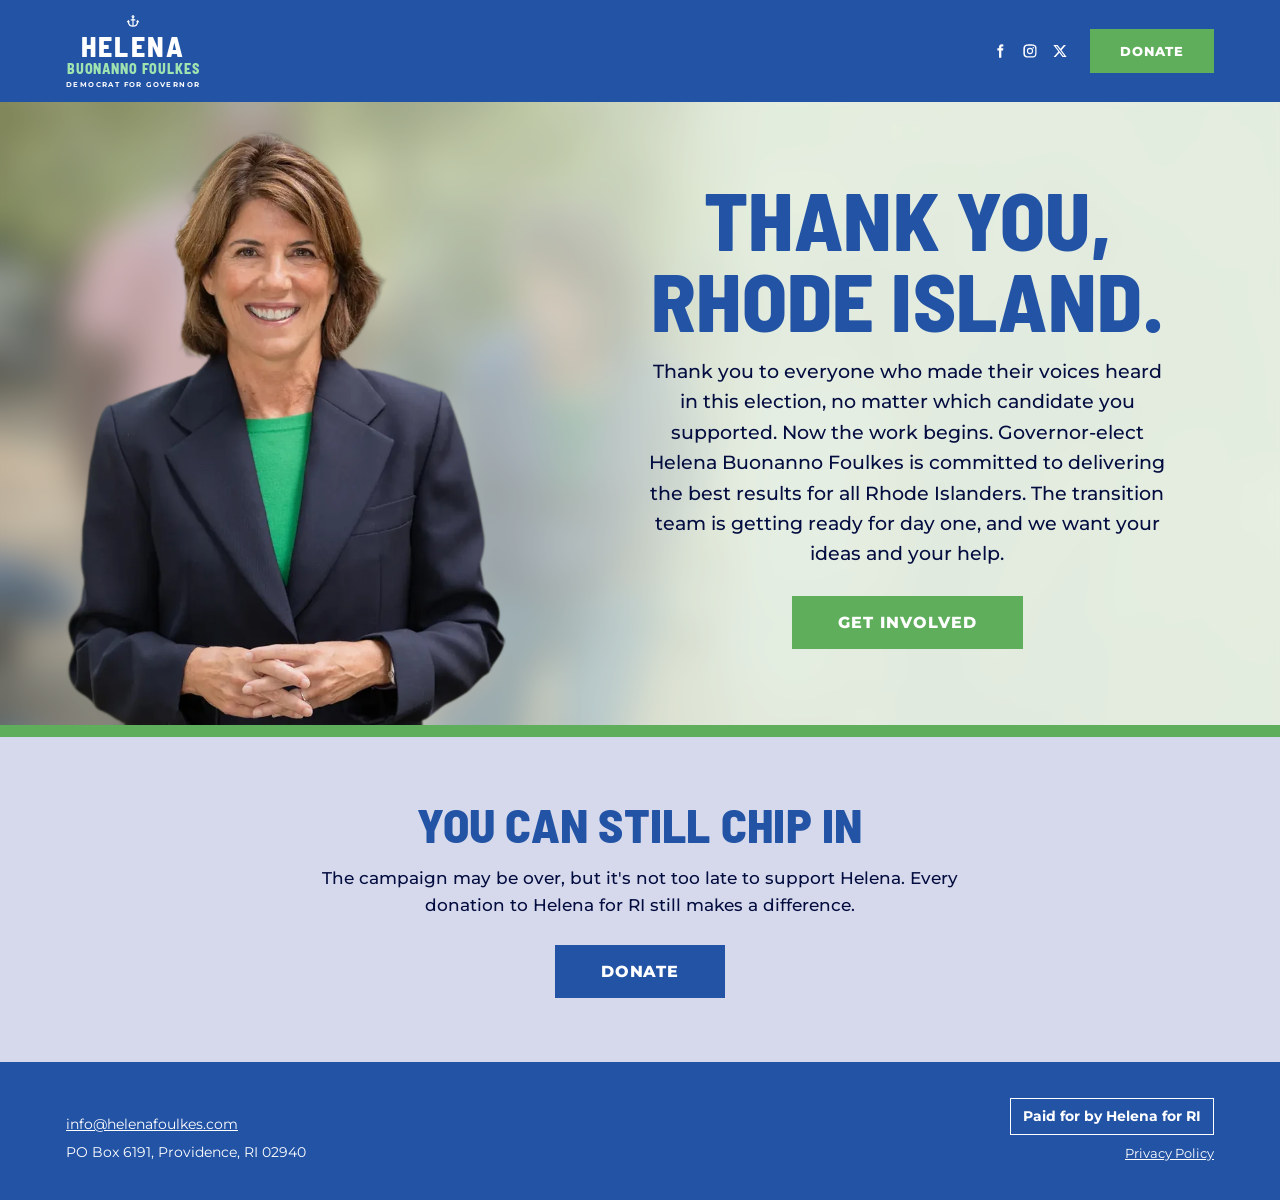
<file: index.html>
<!doctype html>
<html lang="en">
<head>
<meta charset="utf-8">
<meta name="viewport" content="width=device-width, initial-scale=1">
<title>Helena Foulkes</title>
<meta name="description" content="Thank you, Rhode Island. The transition team is getting ready for day one.">
<link rel="preconnect" href="https://fonts.googleapis.com">
<link rel="preconnect" href="https://fonts.gstatic.com" crossorigin>
<link href="https://fonts.googleapis.com/css2?family=Barlow+Semi+Condensed:wght@700;800&family=Montserrat:wght@400;500;700;800&display=swap" rel="stylesheet">
<link rel="stylesheet" href="assets/site.css">
</head>
<body>
<a class="skip" href="#main">Skip to content</a>

<header class="top">
  <div class="wrap">
    <a class="mark" href="./" aria-label="Helena Buonanno Foulkes, home">
      <svg class="anchor" viewBox="0 0 24 24" aria-hidden="true"><path d="M12 2a2.5 2.5 0 0 0-1 4.8V9H8v2h3v8.9A7 7 0 0 1 5.1 14H7l-3-4-3 4h2.1A9 9 0 0 0 12 22a9 9 0 0 0 8.9-8H23l-3-4-3 4h1.9A7 7 0 0 1 13 19.9V11h3V9h-3V6.8A2.5 2.5 0 0 0 12 2Zm0 2a.5.5 0 1 1 0 1 .5.5 0 0 1 0-1Z"/></svg>
      <span class="n">Helena</span>
      <span class="s">Buonanno Foulkes</span>
      <span class="t">Democrat for Governor</span>
    </a>
    <div class="right">
      <nav class="social" aria-label="Social">
        <a href="https://www.facebook.com/helena4RI" aria-label="Facebook"><svg viewBox="0 0 24 24" aria-hidden="true"><path d="M14 8V6.5c0-.8.2-1.3 1.4-1.3H17V2.1A21 21 0 0 0 14.6 2C12.2 2 10.6 3.4 10.6 6v2H8v3.2h2.6V22H14V11.2h2.6L17 8Z"/></svg></a>
        <a href="https://www.instagram.com/helenabfoulkes/" aria-label="Instagram"><svg viewBox="0 0 24 24" aria-hidden="true"><path d="M12 7.3a4.7 4.7 0 1 0 0 9.4 4.7 4.7 0 0 0 0-9.4Zm0 7.7a3 3 0 1 1 0-6 3 3 0 0 1 0 6Zm6-7.9a1.1 1.1 0 1 1-2.2 0 1.1 1.1 0 0 1 2.2 0ZM21.9 8c-.1-1.6-.4-3-1.6-4.2S17.6 2.2 16 2.1c-1.6-.1-6.4-.1-8 0-1.6.1-3 .4-4.2 1.6S2.2 6.4 2.1 8c-.1 1.6-.1 6.4 0 8 .1 1.6.4 3 1.6 4.2s2.6 1.5 4.2 1.6c1.6.1 6.4.1 8 0 1.6-.1 3-.4 4.2-1.6s1.5-2.6 1.6-4.2c.1-1.6.1-6.4 0-8Zm-2.1 9.7a3.3 3.3 0 0 1-1.8 1.8c-1.3.5-4.3.4-5.7.4s-4.4.1-5.7-.4a3.3 3.3 0 0 1-1.8-1.8c-.5-1.3-.4-4.3-.4-5.7s-.1-4.4.4-5.7A3.3 3.3 0 0 1 6.3 4.5c1.3-.5 4.3-.4 5.7-.4s4.4-.1 5.7.4a3.3 3.3 0 0 1 1.8 1.8c.5 1.3.4 4.3.4 5.7s.1 4.4-.4 5.7Z"/></svg></a>
        <a href="https://x.com/HelenaBFoulkes" aria-label="X"><svg viewBox="0 0 24 24" aria-hidden="true"><path d="M17.8 3h3.1l-6.7 7.7L22 21h-6.2l-4.8-6.3L5.5 21H2.4l7.2-8.2L2 3h6.3l4.4 5.8L17.8 3Zm-1.1 16.2h1.7L7.4 4.7H5.6l11.1 14.5Z"/></svg></a>
      </nav>
      <a class="btn btn-green" href="https://secure.actblue.com/donate/helena4ri-website?refcode=hp-btn-grn">Donate</a>
    </div>
  </div>
</header>

<main id="main">
  <section class="hero">
    <div class="hero-bg" aria-hidden="true"></div>
    <div class="wrap hero-grid">
      <img class="hero-photo" src="assets/img/helena-hero.webp" alt="Helena Foulkes" width="665" height="900">
      <div class="hero-copy">
        <h1>Thank you,<br>Rhode Island.</h1>
        <p>Thank you to everyone who made their voices heard in this election, no matter which candidate you supported. Now the work begins. Governor-elect Helena Buonanno Foulkes is committed to delivering the best results for all Rhode Islanders. The transition team is getting ready for day one, and we want your ideas and your help.</p>
        <a class="btn btn-green btn-lg" href="https://www.helenatransition.com/">Get Involved</a>
      </div>
    </div>
  </section>

  <section class="give">
    <div class="wrap give-inner">
      <h2>You can still chip in</h2>
      <p>The campaign may be over, but it's not too late to support Helena. Every donation to Helena for RI still makes a difference.</p>
      <a class="btn btn-blue btn-lg" href="https://secure.actblue.com/donate/helena4ri-website?refcode=hp-btn-grn">Donate</a>
    </div>
  </section>
</main>

<footer class="foot">
  <div class="wrap foot-inner">
    <div class="contact">
      <a href="mailto:info@helenafoulkes.com">info@helenafoulkes.com</a>
      <span>PO Box 6191, Providence, RI 02940</span>
    </div>
    <div class="legal">
      <p class="paid">Paid for by Helena for RI</p>
      <a href="/privacy-policy/">Privacy Policy</a>
    </div>
  </div>
</footer>
</body>
</html>
</file>
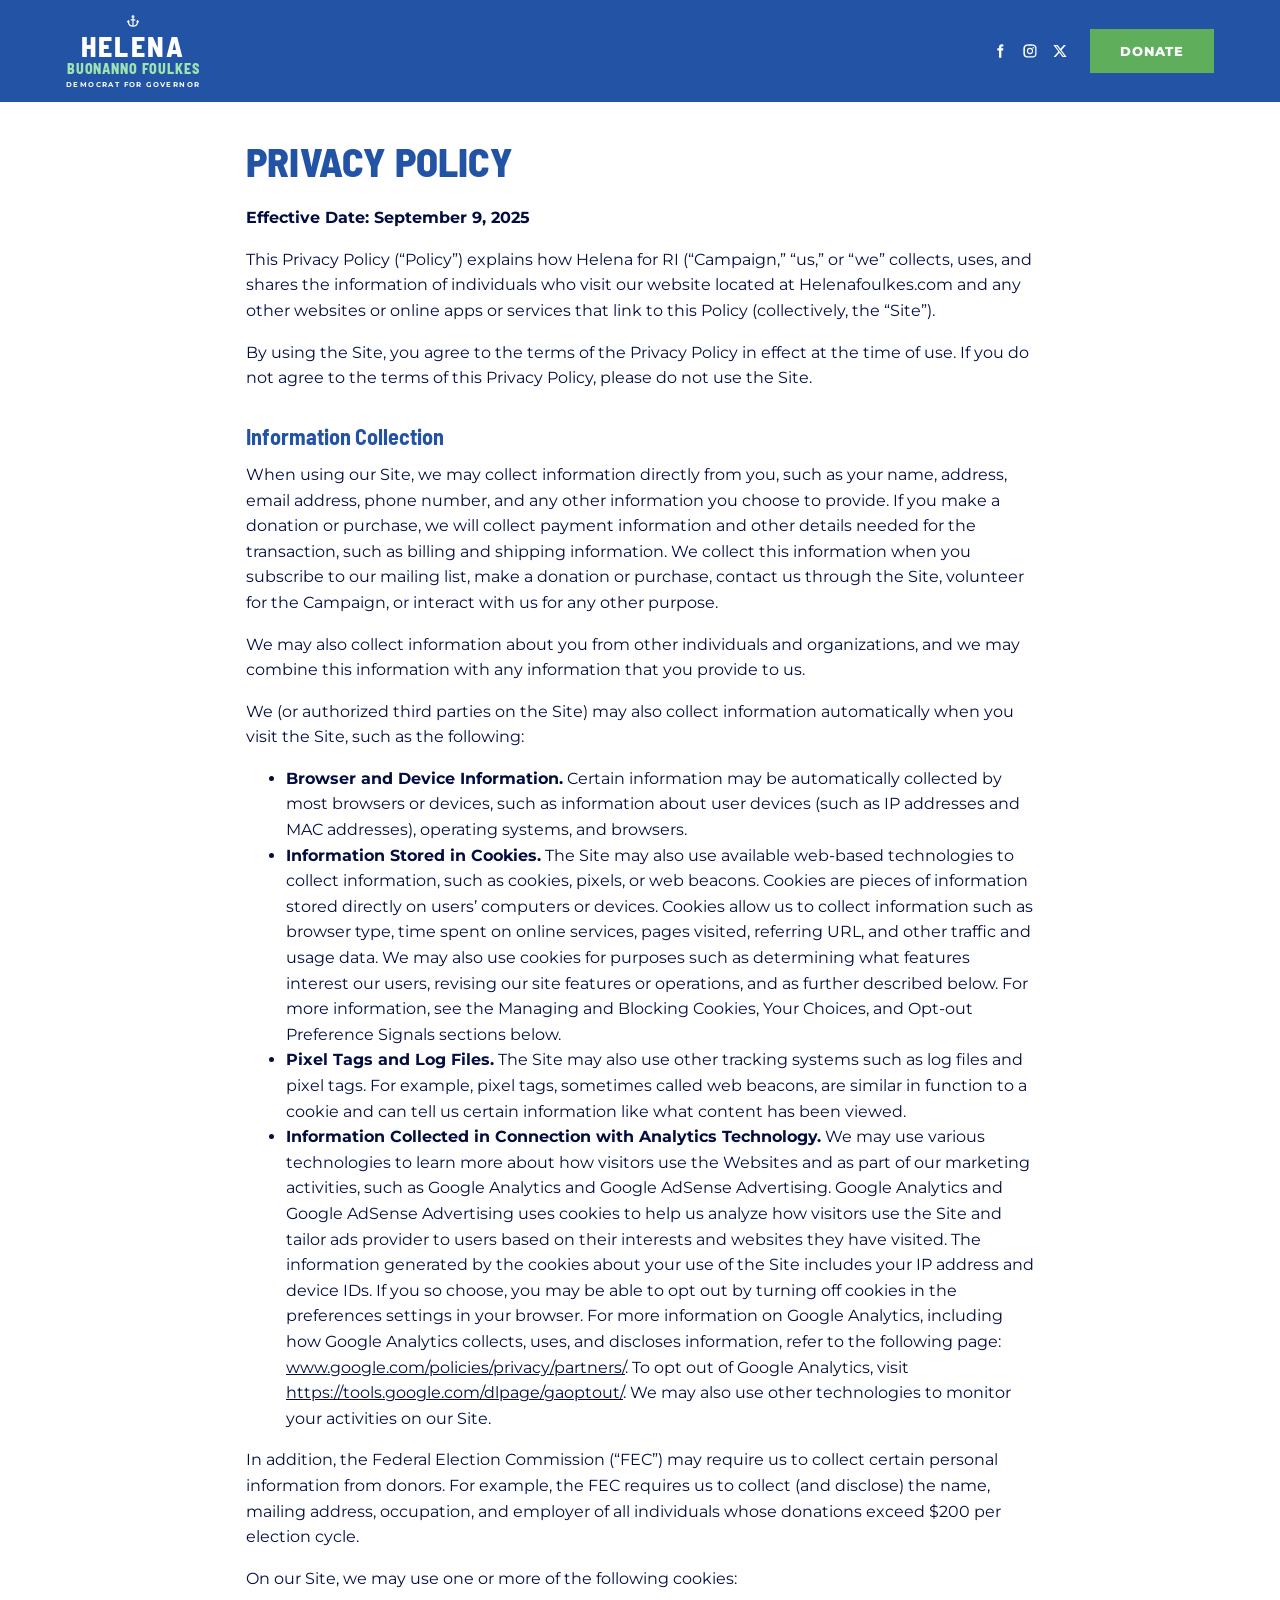
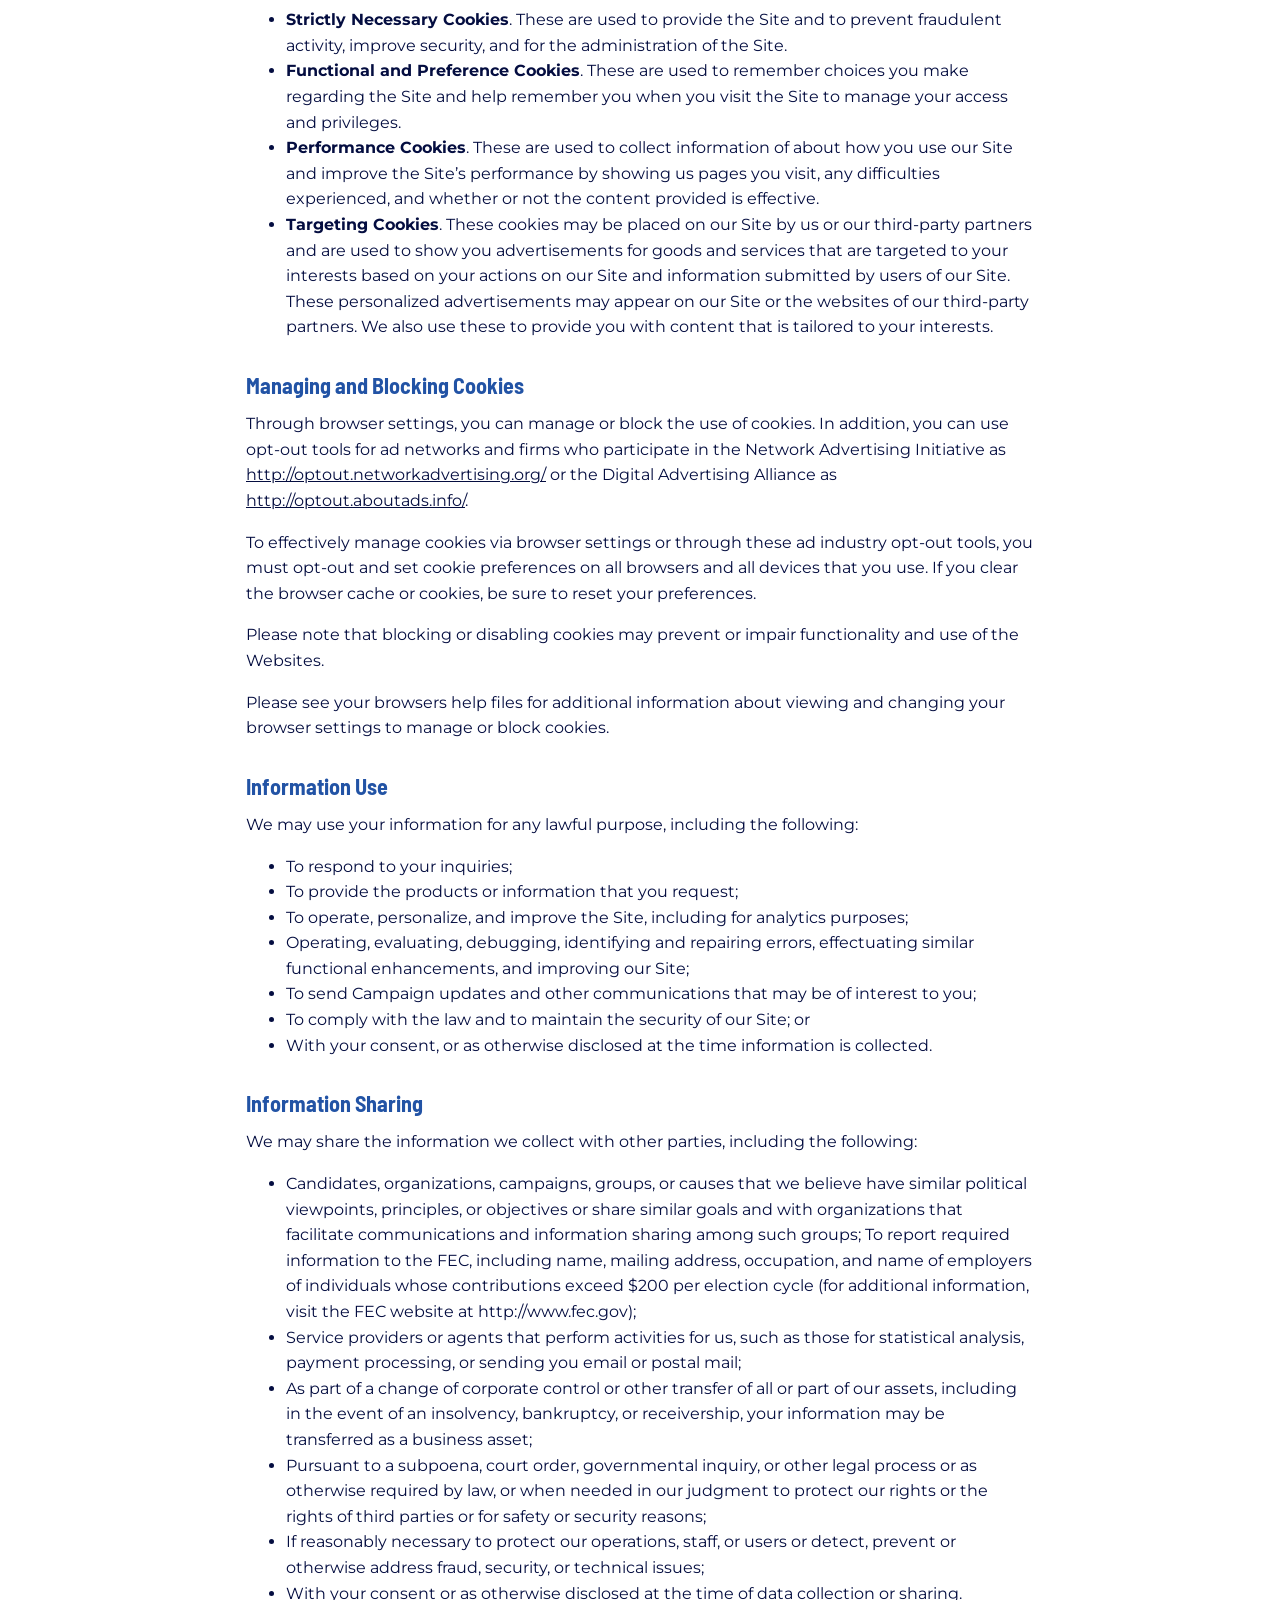
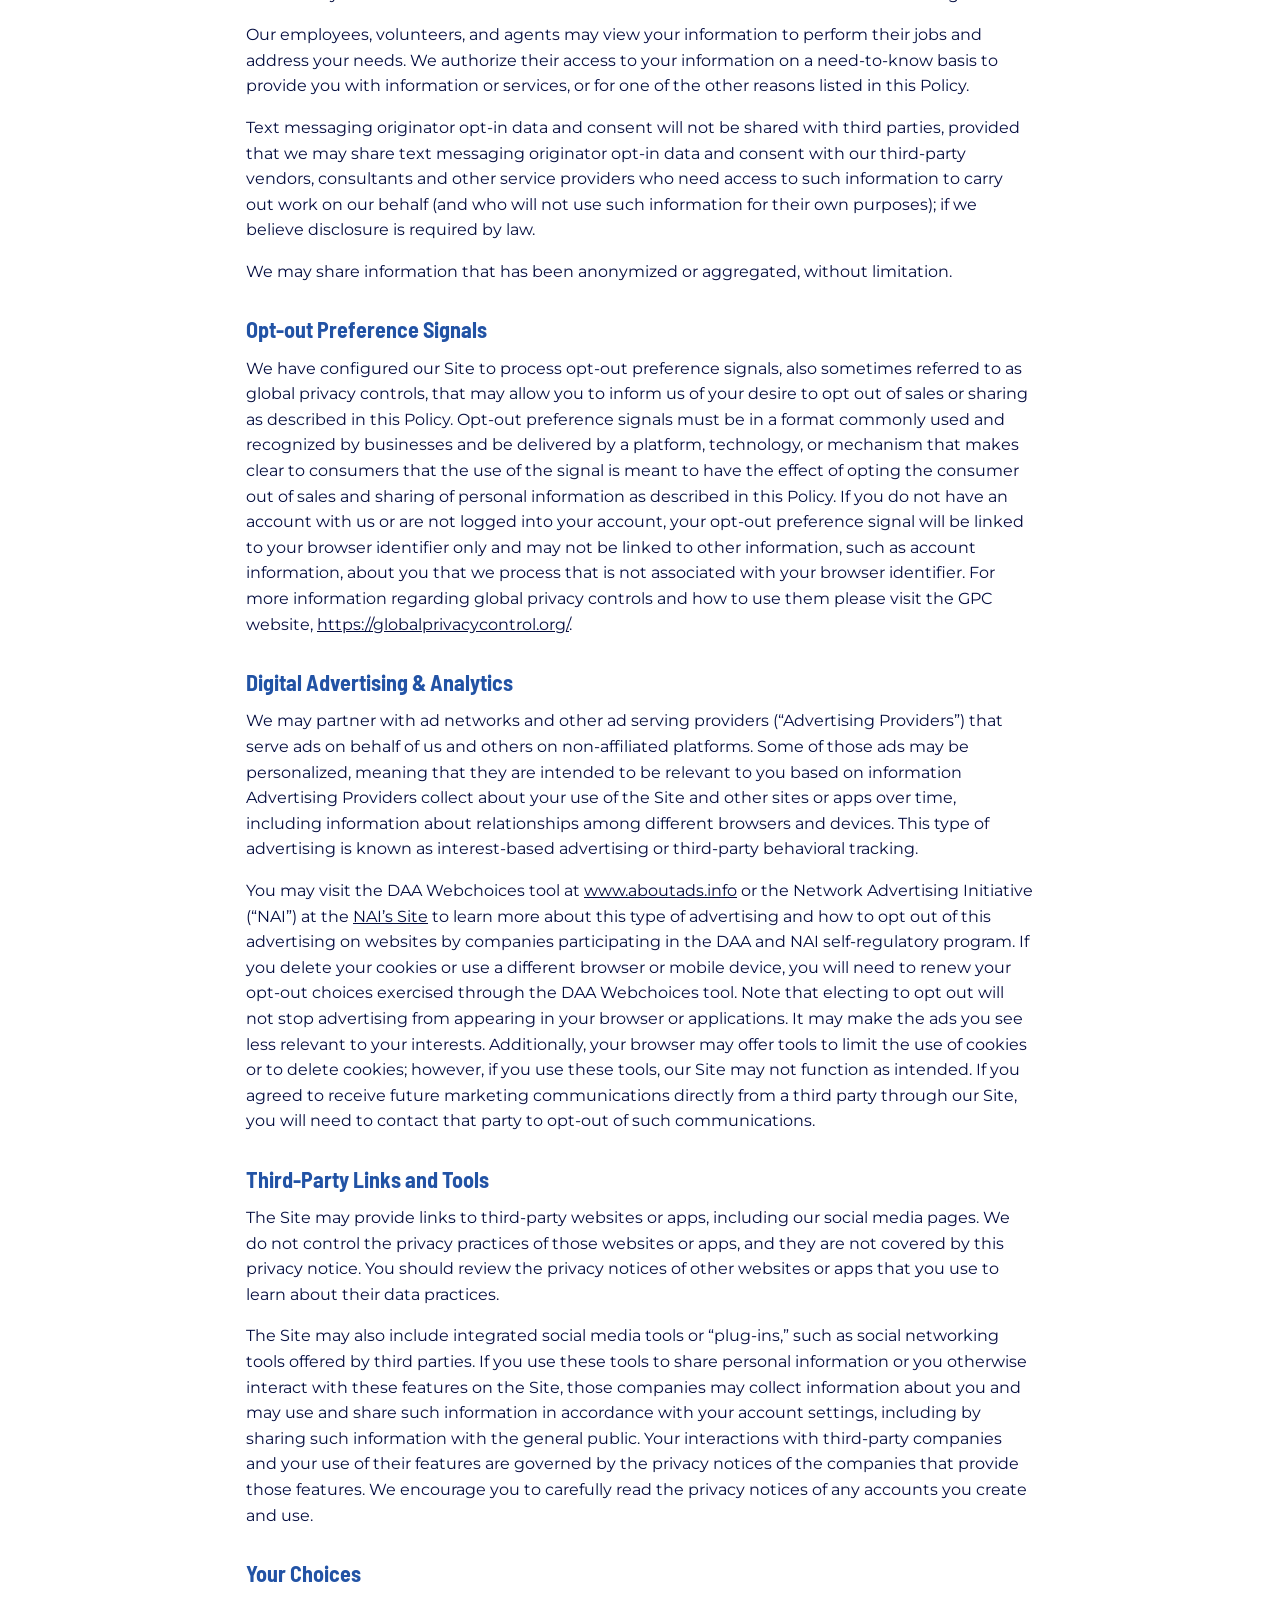
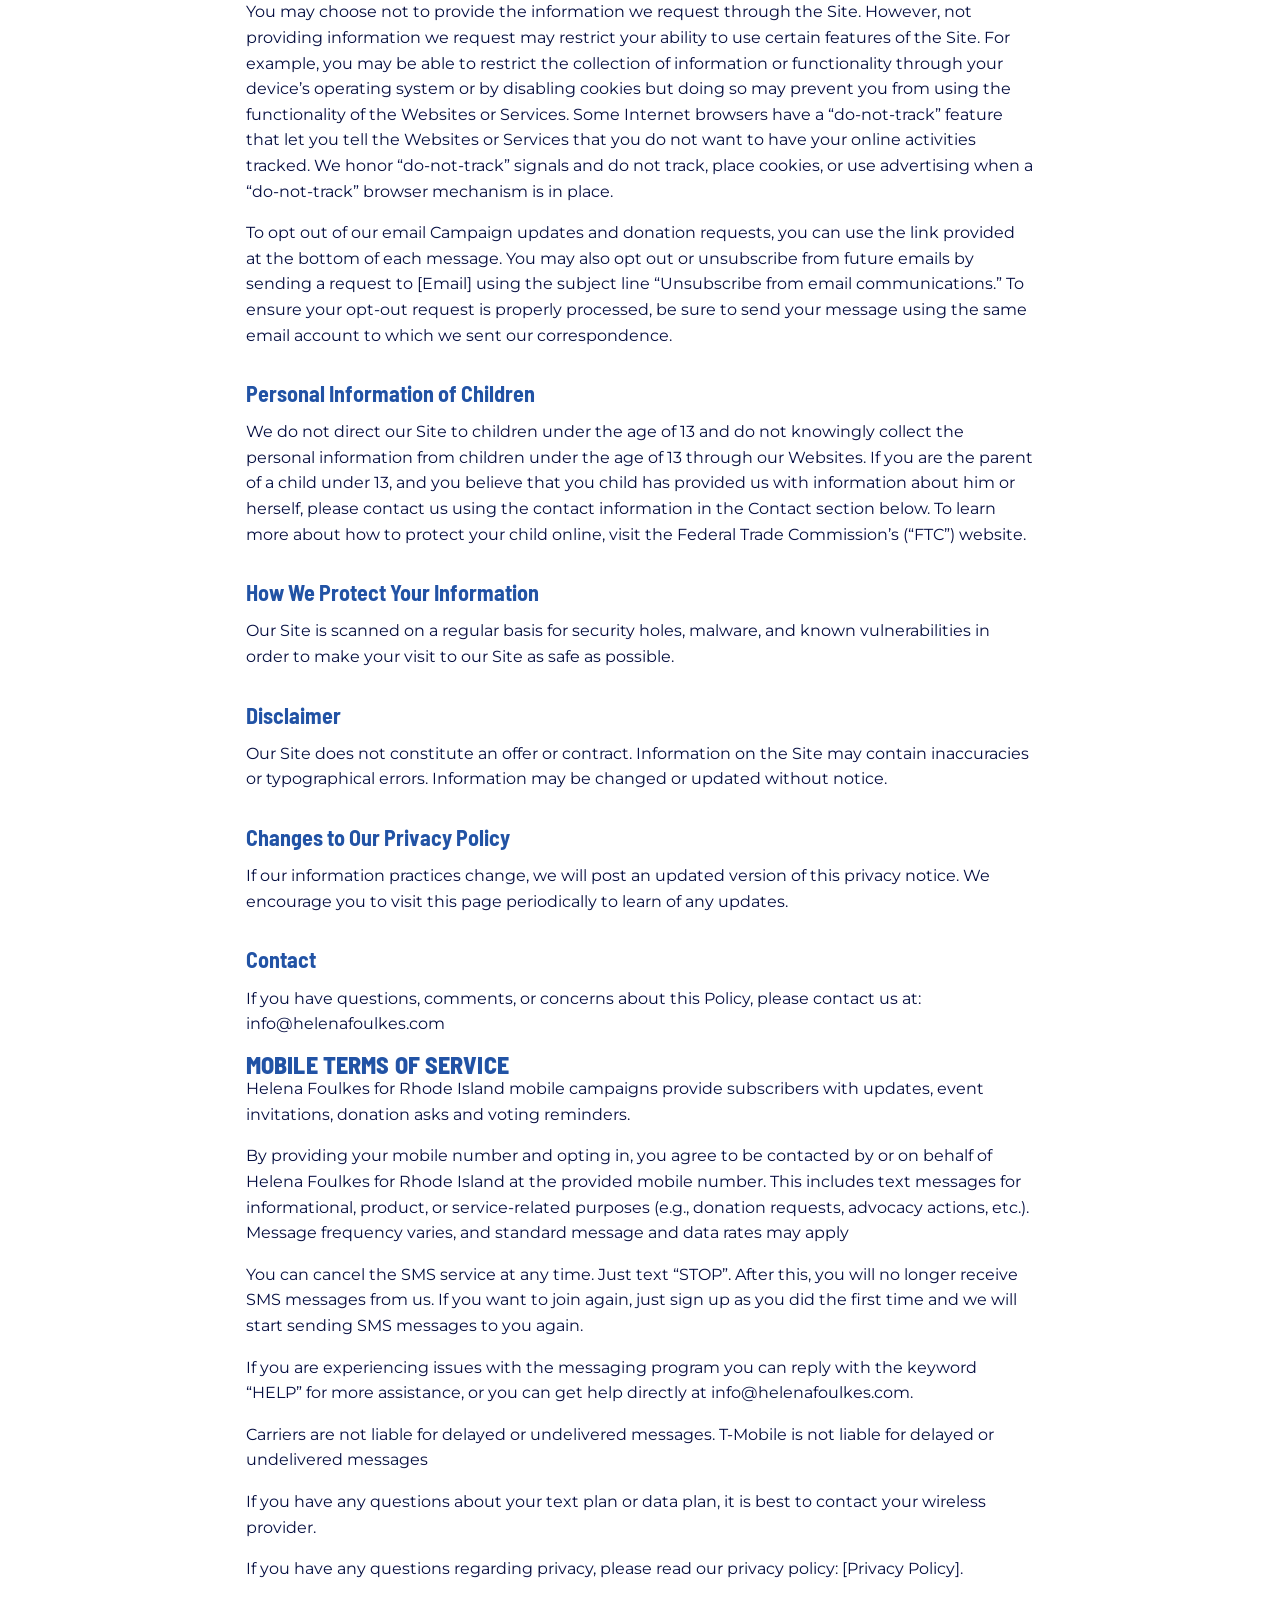
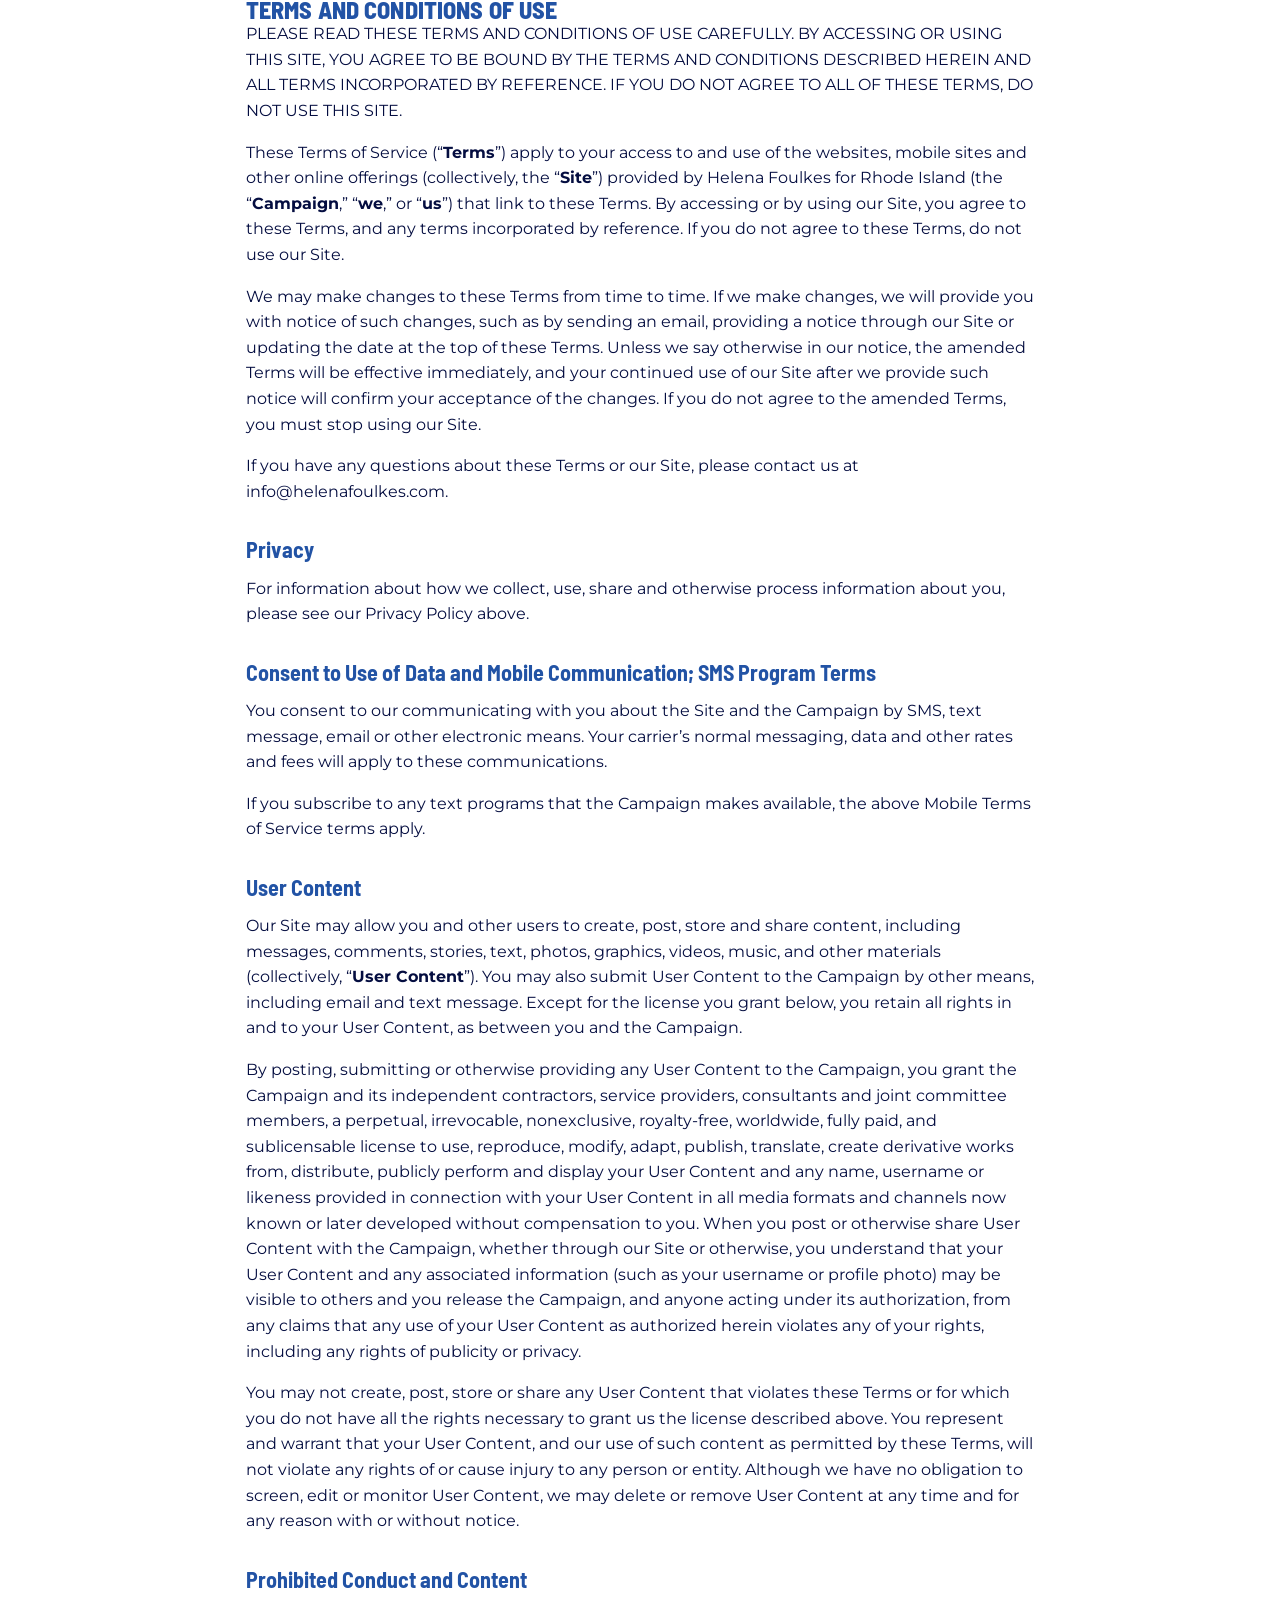
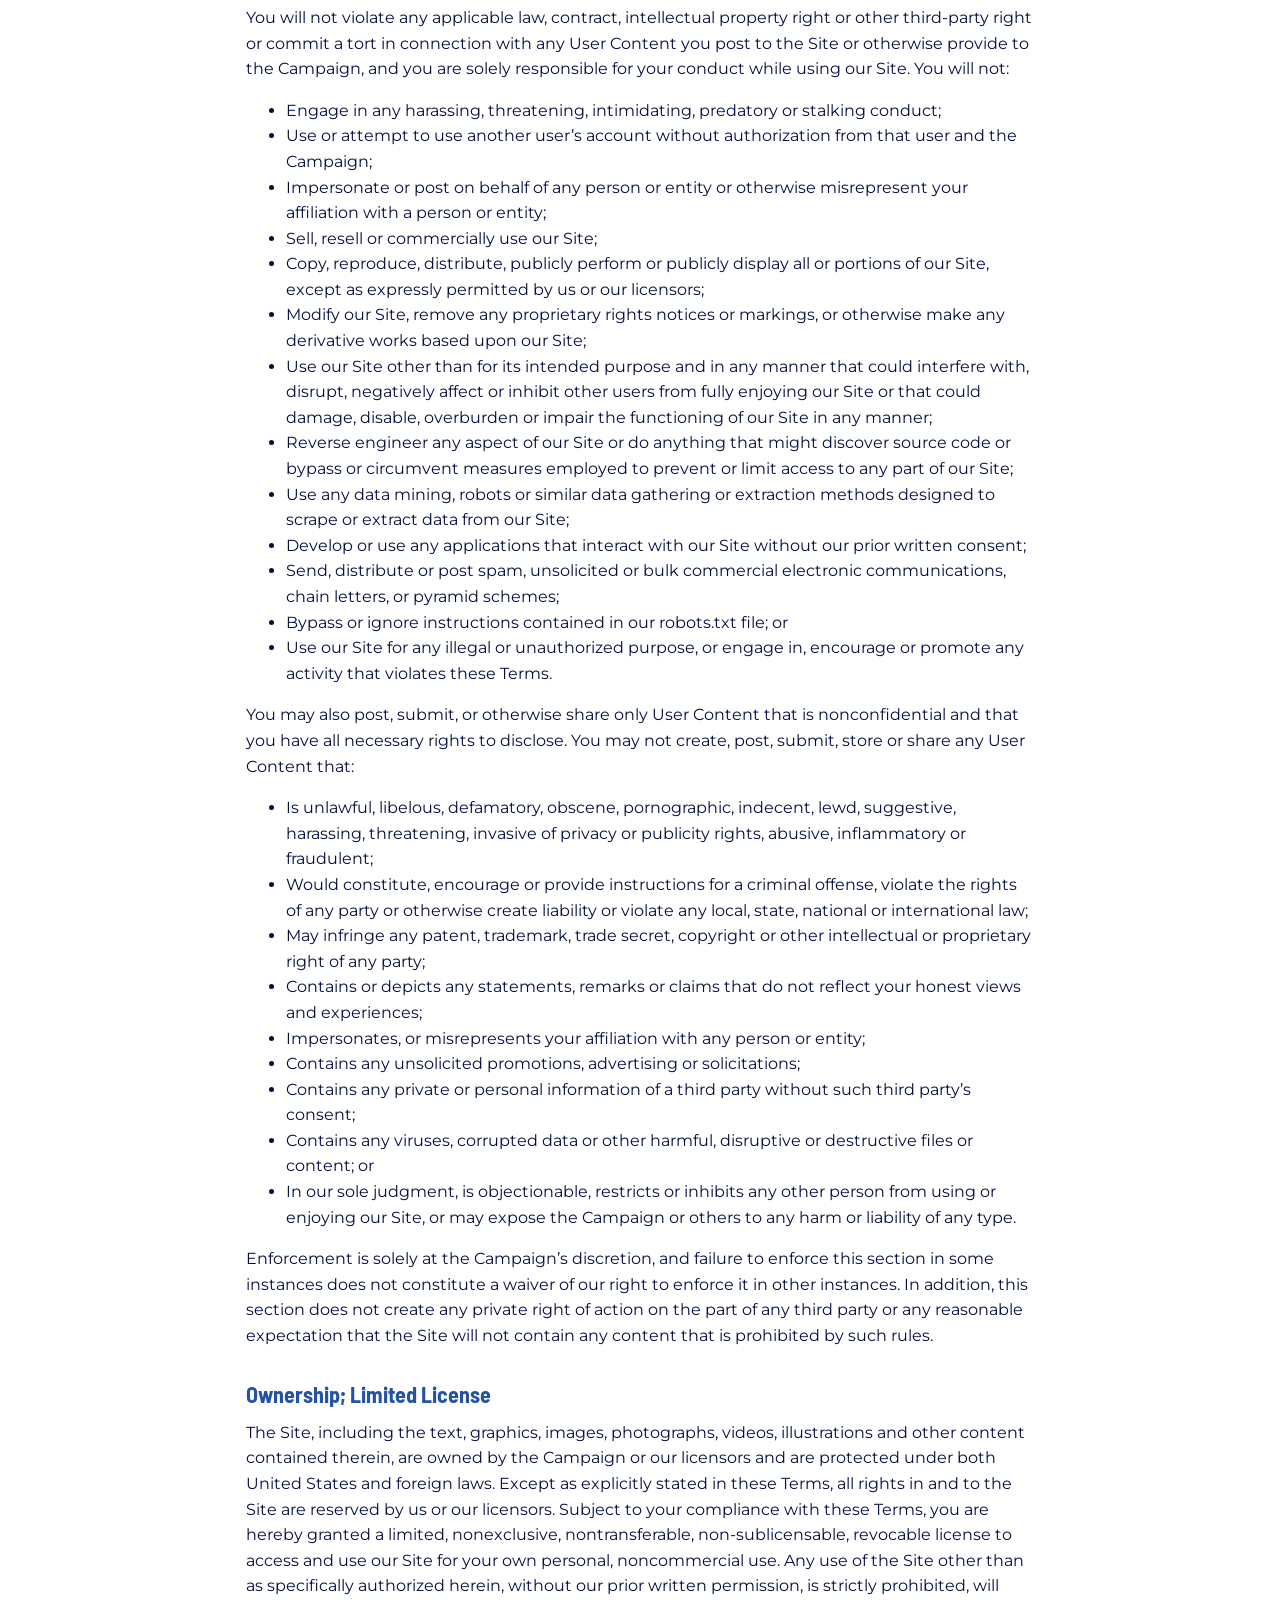
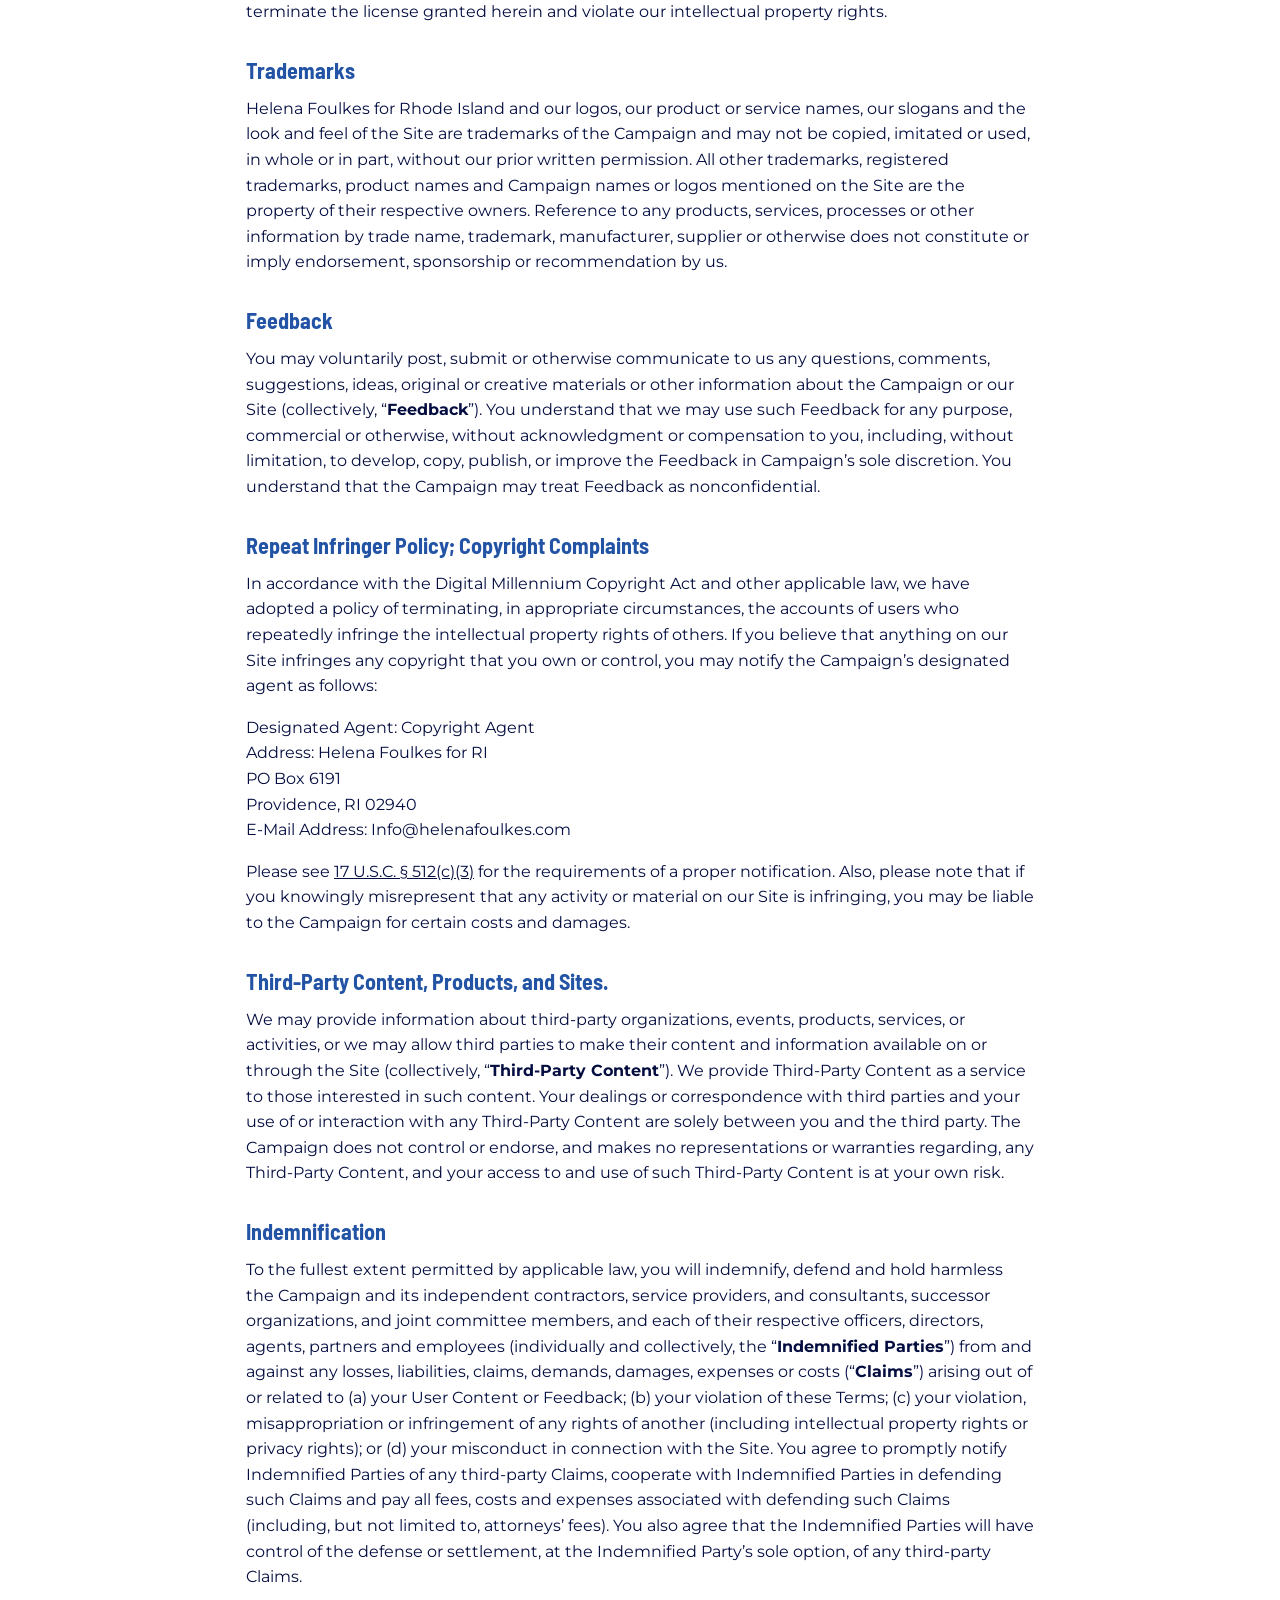
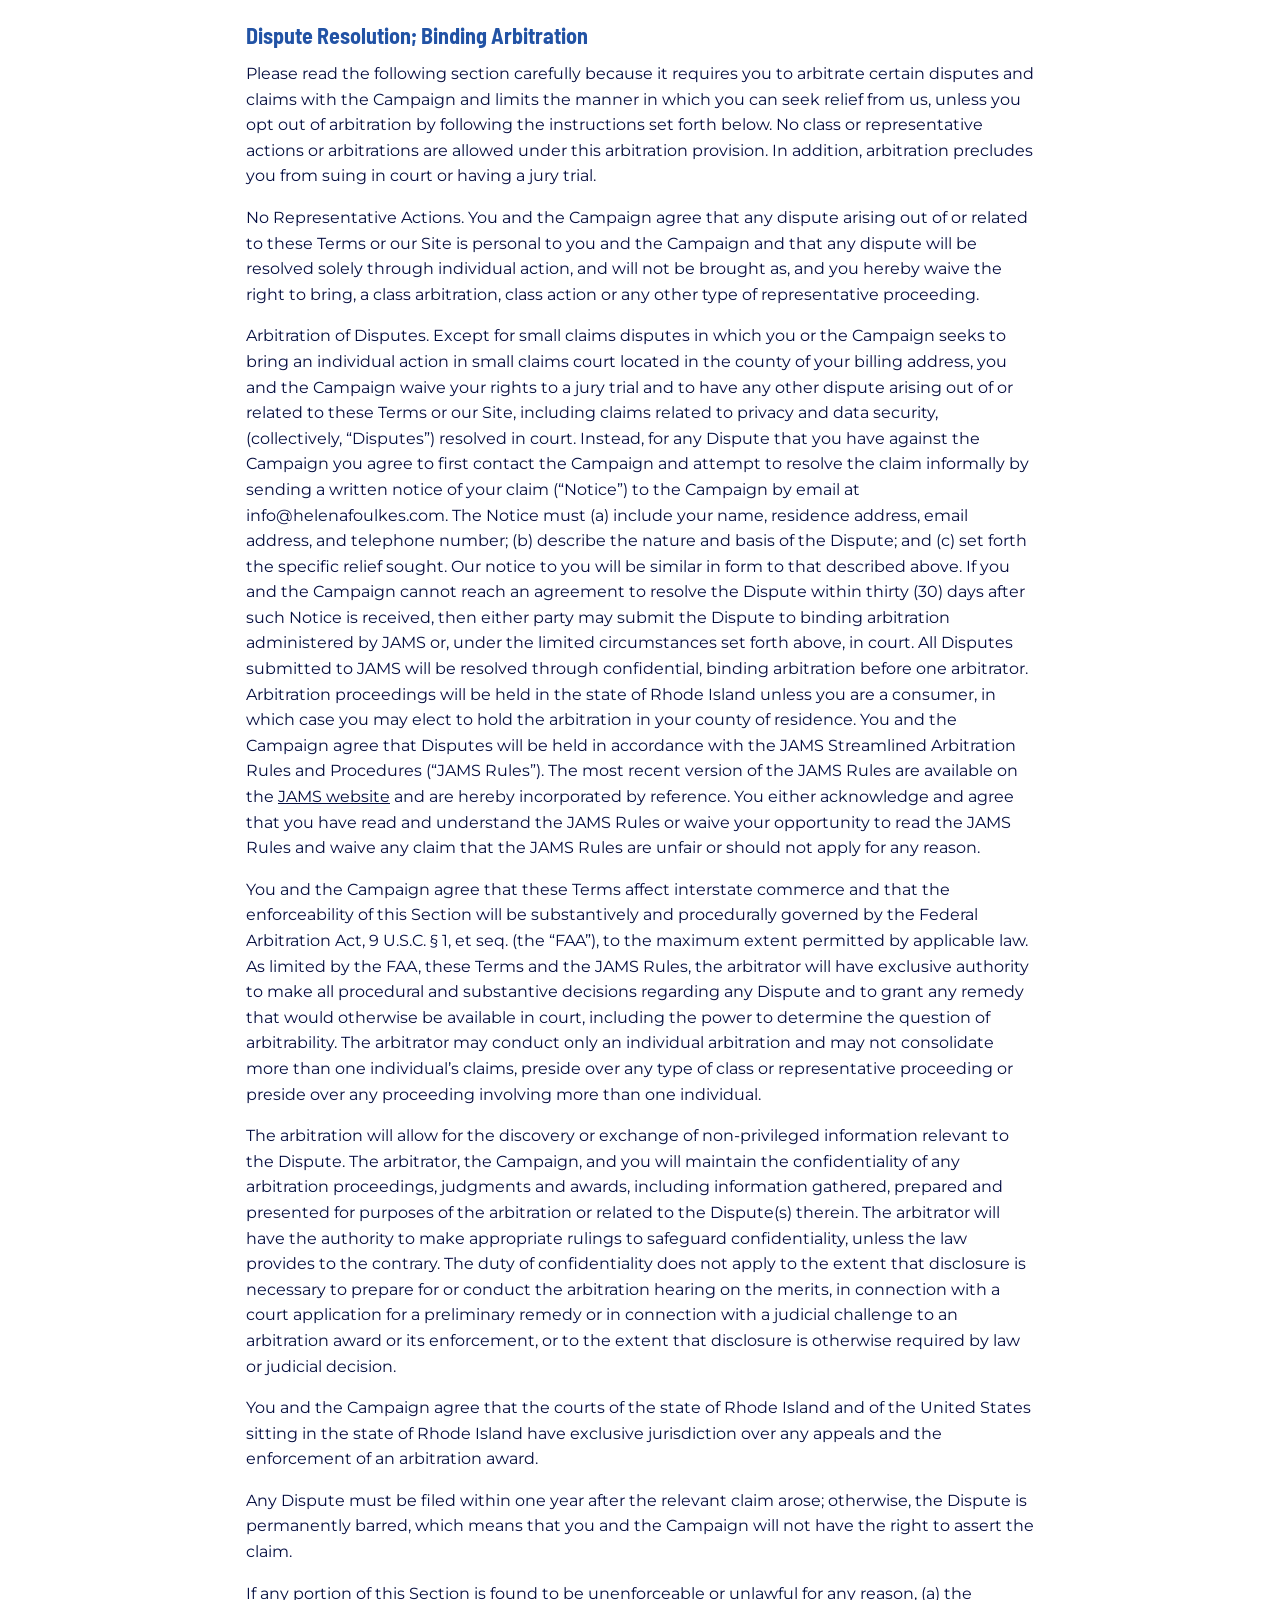
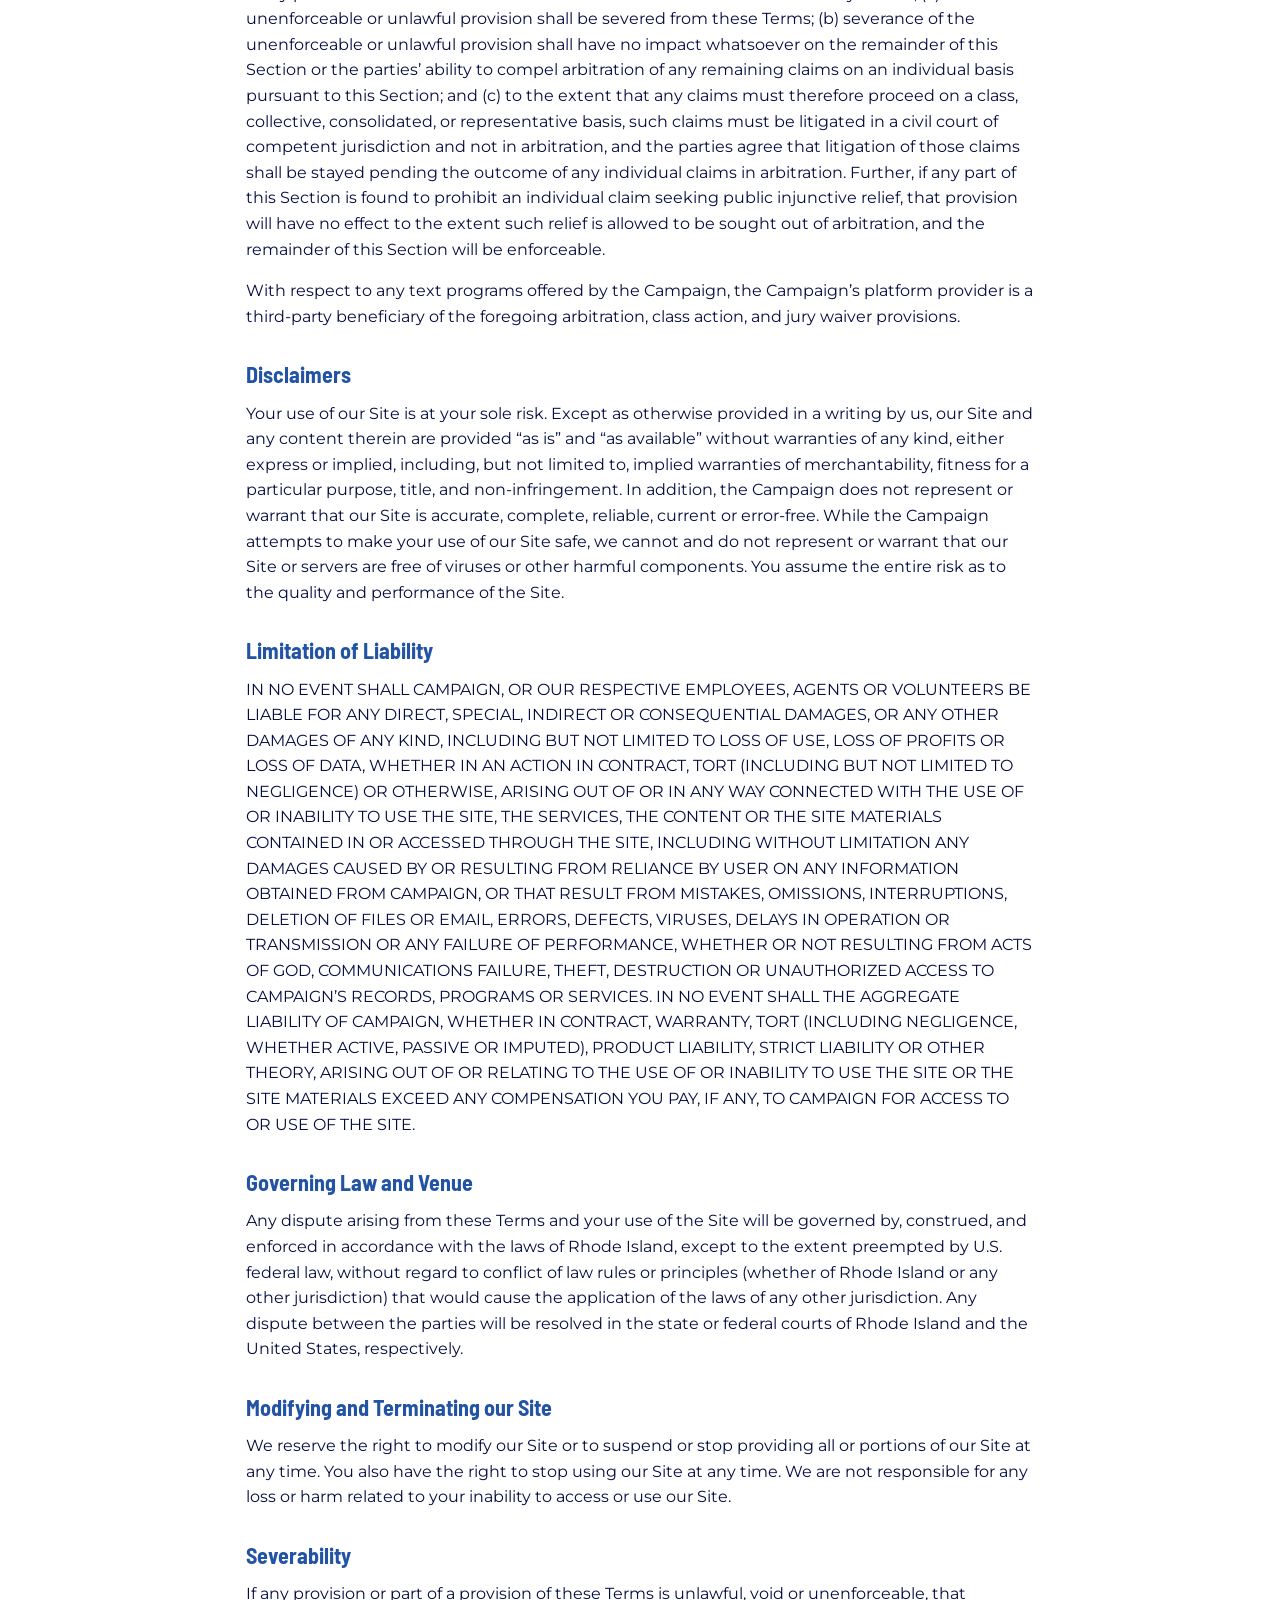
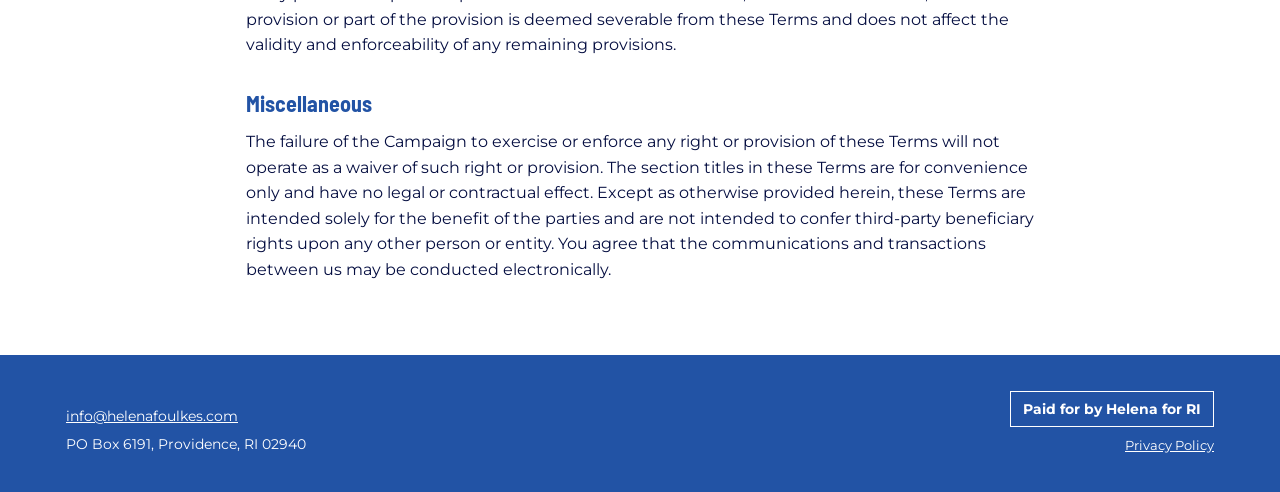
<file: privacy-policy/index.html>
<!doctype html>
<html lang="en">
<head>
<meta charset="utf-8">
<meta name="viewport" content="width=device-width, initial-scale=1">
<title>Privacy Policy | Helena Foulkes</title>
<meta name="description" content="Thank you, Rhode Island. The transition team is getting ready for day one.">
<link rel="preconnect" href="https://fonts.googleapis.com">
<link rel="preconnect" href="https://fonts.gstatic.com" crossorigin>
<link href="https://fonts.googleapis.com/css2?family=Barlow+Semi+Condensed:wght@700;800&family=Montserrat:wght@400;500;700;800&display=swap" rel="stylesheet">
<link rel="stylesheet" href="/assets/site.css">
<style>.policy{padding-block:40px 56px;max-width:820px}.policy h1{font-size:40px;margin-bottom:24px}.policy h3{font-family:var(--display);font-size:22px;color:var(--blue);margin:28px 0 8px}.policy p,.policy li{overflow-wrap:anywhere}</style>
</head>
<body>
<a class="skip" href="#main">Skip to content</a>

<header class="top">
  <div class="wrap">
    <a class="mark" href="/" aria-label="Helena Buonanno Foulkes, home">
      <svg class="anchor" viewBox="0 0 24 24" aria-hidden="true"><path d="M12 2a2.5 2.5 0 0 0-1 4.8V9H8v2h3v8.9A7 7 0 0 1 5.1 14H7l-3-4-3 4h2.1A9 9 0 0 0 12 22a9 9 0 0 0 8.9-8H23l-3-4-3 4h1.9A7 7 0 0 1 13 19.9V11h3V9h-3V6.8A2.5 2.5 0 0 0 12 2Zm0 2a.5.5 0 1 1 0 1 .5.5 0 0 1 0-1Z"/></svg>
      <span class="n">Helena</span>
      <span class="s">Buonanno Foulkes</span>
      <span class="t">Democrat for Governor</span>
    </a>
    <div class="right">
      <nav class="social" aria-label="Social">
        <a href="https://www.facebook.com/helena4RI" aria-label="Facebook"><svg viewBox="0 0 24 24" aria-hidden="true"><path d="M14 8V6.5c0-.8.2-1.3 1.4-1.3H17V2.1A21 21 0 0 0 14.6 2C12.2 2 10.6 3.4 10.6 6v2H8v3.2h2.6V22H14V11.2h2.6L17 8Z"/></svg></a>
        <a href="https://www.instagram.com/helenabfoulkes/" aria-label="Instagram"><svg viewBox="0 0 24 24" aria-hidden="true"><path d="M12 7.3a4.7 4.7 0 1 0 0 9.4 4.7 4.7 0 0 0 0-9.4Zm0 7.7a3 3 0 1 1 0-6 3 3 0 0 1 0 6Zm6-7.9a1.1 1.1 0 1 1-2.2 0 1.1 1.1 0 0 1 2.2 0ZM21.9 8c-.1-1.6-.4-3-1.6-4.2S17.6 2.2 16 2.1c-1.6-.1-6.4-.1-8 0-1.6.1-3 .4-4.2 1.6S2.2 6.4 2.1 8c-.1 1.6-.1 6.4 0 8 .1 1.6.4 3 1.6 4.2s2.6 1.5 4.2 1.6c1.6.1 6.4.1 8 0 1.6-.1 3-.4 4.2-1.6s1.5-2.6 1.6-4.2c.1-1.6.1-6.4 0-8Zm-2.1 9.7a3.3 3.3 0 0 1-1.8 1.8c-1.3.5-4.3.4-5.7.4s-4.4.1-5.7-.4a3.3 3.3 0 0 1-1.8-1.8c-.5-1.3-.4-4.3-.4-5.7s-.1-4.4.4-5.7A3.3 3.3 0 0 1 6.3 4.5c1.3-.5 4.3-.4 5.7-.4s4.4-.1 5.7.4a3.3 3.3 0 0 1 1.8 1.8c.5 1.3.4 4.3.4 5.7s.1 4.4-.4 5.7Z"/></svg></a>
        <a href="https://x.com/HelenaBFoulkes" aria-label="X"><svg viewBox="0 0 24 24" aria-hidden="true"><path d="M17.8 3h3.1l-6.7 7.7L22 21h-6.2l-4.8-6.3L5.5 21H2.4l7.2-8.2L2 3h6.3l4.4 5.8L17.8 3Zm-1.1 16.2h1.7L7.4 4.7H5.6l11.1 14.5Z"/></svg></a>
      </nav>
      <a class="btn btn-green" href="https://secure.actblue.com/donate/helena4ri-website?refcode=hp-btn-grn">Donate</a>
    </div>
  </div>
</header>

<main id="main" class="wrap policy">
<h1>Privacy Policy</h1>
<p><strong>Effective Date: September 9, 2025</strong></p>

<p>This Privacy Policy (“Policy”) explains how Helena for RI (“Campaign,” “us,” or “we” collects, uses, and shares the information of individuals who visit our website located at Helenafoulkes.com and any other websites or online apps or services that link to this Policy (collectively, the “Site”).</p>

<p>By using the Site, you agree to the terms of the Privacy Policy in effect at the time of use. If you do not agree to the terms of this Privacy Policy, please do not use the Site.</p>

<h3>Information Collection</h3>

<p>When using our Site, we may collect information directly from you, such as your name, address, email address, phone number, and any other information you choose to provide. If you make a donation or purchase, we will collect payment information and other details needed for the transaction, such as billing and shipping information. We collect this information when you subscribe to our mailing list, make a donation or purchase, contact us through the Site, volunteer for the Campaign, or interact with us for any other purpose.</p>

<p>We may also collect information about you from other individuals and organizations, and we may combine this information with any information that you provide to us.</p>

<p>We (or authorized third parties on the Site) may also collect information automatically when you visit the Site, such as the following:</p>

<ul>
<li><strong>Browser and Device Information.</strong> Certain information may be automatically collected by most browsers or devices, such as information about user devices (such as IP addresses and MAC addresses), operating systems, and browsers.</li>
<li><strong>Information Stored in Cookies.</strong> The Site may also use available web-based technologies to collect information, such as cookies, pixels, or web beacons. Cookies are pieces of information stored directly on users’ computers or devices. Cookies allow us to collect information such as browser type, time spent on online services, pages visited, referring URL, and other traffic and usage data. We may also use cookies for purposes such as determining what features interest our users, revising our site features or operations, and as further described below. For more information, see the Managing and Blocking Cookies, Your Choices, and Opt-out Preference Signals sections below.</li>
<li><strong>Pixel Tags and Log Files.</strong> The Site may also use other tracking systems such as log files and pixel tags. For example, pixel tags, sometimes called web beacons, are similar in function to a cookie and can tell us certain information like what content has been viewed.</li>
<li><strong>Information Collected in Connection with Analytics Technology.</strong> We may use various technologies to learn more about how visitors use the Websites and as part of our marketing activities, such as Google Analytics and Google AdSense Advertising. Google Analytics and Google AdSense Advertising uses cookies to help us analyze how visitors use the Site and tailor ads provider to users based on their interests and websites they have visited. The information generated by the cookies about your use of the Site includes your IP address and device IDs. If you so choose, you may be able to opt out by turning off cookies in the preferences settings in your browser. For more information on Google Analytics, including how Google Analytics collects, uses, and discloses information, refer to the following page: <a href="http://www.google.com/policies/privacy/partners/">www.google.com/policies/privacy/partners/</a>. To opt out of Google Analytics, visit <a href="https://tools.google.com/dlpage/gaoptout/">https://tools.google.com/dlpage/gaoptout/</a>. We may also use other technologies to monitor your activities on our Site.</li>
</ul>

<p>In addition, the Federal Election Commission (“FEC”) may require us to collect certain personal information from donors. For example, the FEC requires us to collect (and disclose) the name, mailing address, occupation, and employer of all individuals whose donations exceed $200 per election cycle.</p>

<p>On our Site, we may use one or more of the following cookies:</p>

<ul>
<li><strong>Strictly Necessary Cookies</strong>. These are used to provide the Site and to prevent fraudulent activity, improve security, and for the administration of the Site.</li>
<li><strong>Functional and Preference Cookies</strong>. These are used to remember choices you make regarding the Site and help remember you when you visit the Site to manage your access and privileges.</li>
<li><strong>Performance Cookies</strong>. These are used to collect information of about how you use our Site and improve the Site’s performance by showing us pages you visit, any difficulties experienced, and whether or not the content provided is effective.</li>
<li><strong>Targeting Cookies</strong>. These cookies may be placed on our Site by us or our third-party partners and are used to show you advertisements for goods and services that are targeted to your interests based on your actions on our Site and information submitted by users of our Site. These personalized advertisements may appear on our Site or the websites of our third-party partners. We also use these to provide you with content that is tailored to your interests.</li>
</ul>

<h3>Managing and Blocking Cookies</h3>

<p>Through browser settings, you can manage or block the use of cookies. In addition, you can use opt-out tools for ad networks and firms who participate in the Network Advertising Initiative as <a href="http://optout.networkadvertising.org/">http://optout.networkadvertising.org/</a> or the Digital Advertising Alliance as <a href="http://optout.aboutads.info/">http://optout.aboutads.info/</a>.</p>

<p>To effectively manage cookies via browser settings or through these ad industry opt-out tools, you must opt-out and set cookie preferences on all browsers and all devices that you use. If you clear the browser cache or cookies, be sure to reset your preferences.</p>

<p>Please note that blocking or disabling cookies may prevent or impair functionality and use of the Websites.</p>

<p>Please see your browsers help files for additional information about viewing and changing your browser settings to manage or block cookies.</p>

<h3>Information Use</h3>

<p>We may use your information for any lawful purpose, including the following:</p>

<ul>
<li>To respond to your inquiries;</li>
<li>To provide the products or information that you request;</li>
<li>To operate, personalize, and improve the Site, including for analytics purposes;</li>
<li>Operating, evaluating, debugging, identifying and repairing errors, effectuating similar functional enhancements, and improving our Site;</li>
<li>To send Campaign updates and other communications that may be of interest to you;</li>
<li>To comply with the law and to maintain the security of our Site; or</li>
<li>With your consent, or as otherwise disclosed at the time information is collected.</li>
</ul>

<h3>Information Sharing</h3>

<p>We may share the information we collect with other parties, including the following:</p>

<ul>
<li>Candidates, organizations, campaigns, groups, or causes that we believe have similar political viewpoints, principles, or objectives or share similar goals and with organizations that facilitate communications and information sharing among such groups; To report required information to the FEC, including name, mailing address, occupation, and name of employers of individuals whose contributions exceed $200 per election cycle (for additional information, visit the FEC website at http://www.fec.gov);</li>
<li>Service providers or agents that perform activities for us, such as those for statistical analysis, payment processing, or sending you email or postal mail;</li>
<li>As part of a change of corporate control or other transfer of all or part of our assets, including in the event of an insolvency, bankruptcy, or receivership, your information may be transferred as a business asset;</li>
<li>Pursuant to a subpoena, court order, governmental inquiry, or other legal process or as otherwise required by law, or when needed in our judgment to protect our rights or the rights of third parties or for safety or security reasons;</li>
<li>If reasonably necessary to protect our operations, staff, or users or detect, prevent or otherwise address fraud, security, or technical issues;</li>
<li>With your consent or as otherwise disclosed at the time of data collection or sharing.</li>
</ul>

<p>Our employees, volunteers, and agents may view your information to perform their jobs and address your needs. We authorize their access to your information on a need-to-know basis to provide you with information or services, or for one of the other reasons listed in this Policy.</p>

<p>Text messaging originator opt-in data and consent will not be shared with third parties, provided that we may share text messaging originator opt-in data and consent with our third-party vendors, consultants and other service providers who need access to such information to carry out work on our behalf (and who will not use such information for their own purposes); if we believe disclosure is required by law.</p>

<p>We may share information that has been anonymized or aggregated, without limitation.</p>

<h3>Opt-out Preference Signals</h3>

<p>We have configured our Site to process opt-out preference signals, also sometimes referred to as global privacy controls, that may allow you to inform us of your desire to opt out of sales or sharing as described in this Policy. Opt-out preference signals must be in a format commonly used and recognized by businesses and be delivered by a platform, technology, or mechanism that makes clear to consumers that the use of the signal is meant to have the effect of opting the consumer out of sales and sharing of personal information as described in this Policy. If you do not have an account with us or are not logged into your account, your opt-out preference signal will be linked to your browser identifier only and may not be linked to other information, such as account information, about you that we process that is not associated with your browser identifier. For more information regarding global privacy controls and how to use them please visit the GPC website, <a href="https://globalprivacycontrol.org/">https://globalprivacycontrol.org/</a>.</p>

<h3>Digital Advertising &amp; Analytics</h3>

<p>We may partner with ad networks and other ad serving providers (“Advertising Providers”) that serve ads on behalf of us and others on non-affiliated platforms. Some of those ads may be personalized, meaning that they are intended to be relevant to you based on information Advertising Providers collect about your use of the Site and other sites or apps over time, including information about relationships among different browsers and devices. This type of advertising is known as interest-based advertising or third-party behavioral tracking.</p>

<p>You may visit the DAA Webchoices tool at <a href="http://www.aboutads.info/">www.aboutads.info</a> or the Network Advertising Initiative (“NAI”) at the <a href="https://optout.networkadvertising.org/?c=1">NAI’s Site</a> to learn more about this type of advertising and how to opt out of this advertising on websites by companies participating in the DAA and NAI self-regulatory program. If you delete your cookies or use a different browser or mobile device, you will need to renew your opt-out choices exercised through the DAA Webchoices tool. Note that electing to opt out will not stop advertising from appearing in your browser or applications. It may make the ads you see less relevant to your interests. Additionally, your browser may offer tools to limit the use of cookies or to delete cookies; however, if you use these tools, our Site may not function as intended. If you agreed to receive future marketing communications directly from a third party through our Site, you will need to contact that party to opt-out of such communications.</p>

<h3>Third-Party Links and Tools</h3>

<p>The Site may provide links to third-party websites or apps, including our social media pages. We do not control the privacy practices of those websites or apps, and they are not covered by this privacy notice. You should review the privacy notices of other websites or apps that you use to learn about their data practices.</p>

<p>The Site may also include integrated social media tools or “plug-ins,” such as social networking tools offered by third parties. If you use these tools to share personal information or you otherwise interact with these features on the Site, those companies may collect information about you and may use and share such information in accordance with your account settings, including by sharing such information with the general public. Your interactions with third-party companies and your use of their features are governed by the privacy notices of the companies that provide those features. We encourage you to carefully read the privacy notices of any accounts you create and use.</p>

<h3>Your Choices</h3>

<p>You may choose not to provide the information we request through the Site. However, not providing information we request may restrict your ability to use certain features of the Site. For example, you may be able to restrict the collection of information or functionality through your device’s operating system or by disabling cookies but doing so may prevent you from using the functionality of the Websites or Services. Some Internet browsers have a “do-not-track” feature that let you tell the Websites or Services that you do not want to have your online activities tracked. We honor “do-not-track” signals and do not track, place cookies, or use advertising when a “do-not-track” browser mechanism is in place.</p>

<p>To opt out of our email Campaign updates and donation requests, you can use the link provided at the bottom of each message. You may also opt out or unsubscribe from future emails by sending a request to [Email] using the subject line “Unsubscribe from email communications.” To ensure your opt-out request is properly processed, be sure to send your message using the same email account to which we sent our correspondence.</p>

<h3>Personal Information of Children</h3>

<p>We do not direct our Site to children under the age of 13 and do not knowingly collect the personal information from children under the age of 13 through our Websites. If you are the parent of a child under 13, and you believe that you child has provided us with information about him or herself, please contact us using the contact information in the Contact section below. To learn more about how to protect your child online, visit the Federal Trade Commission’s (“FTC”) website.</p>

<h3>How We Protect Your Information</h3>

<p>Our Site is scanned on a regular basis for security holes, malware, and known vulnerabilities in order to make your visit to our Site as safe as possible.</p>

<h3>Disclaimer</h3>

<p>Our Site does not constitute an offer or contract. Information on the Site may contain inaccuracies or typographical errors. Information may be changed or updated without notice.</p>

<h3>Changes to Our Privacy Policy</h3>

<p>If our information practices change, we will post an updated version of this privacy notice. We encourage you to visit this page periodically to learn of any updates.</p>

<h3>Contact</h3>

<p>If you have questions, comments, or concerns about this Policy, please contact us at: info@helenafoulkes.com</p>

<h2>Mobile Terms of Service</h2>

<p>Helena Foulkes for Rhode Island mobile campaigns provide subscribers with updates, event invitations, donation asks and voting reminders.</p>

<p>By providing your mobile number and opting in, you agree to be contacted by or on behalf of Helena Foulkes for Rhode Island at the provided mobile number. This includes text messages for informational, product, or service-related purposes (e.g., donation requests, advocacy actions, etc.). Message frequency varies, and standard message and data rates may apply</p>

<p>You can cancel the SMS service at any time. Just text “STOP”. After this, you will no longer receive SMS messages from us. If you want to join again, just sign up as you did the first time and we will start sending SMS messages to you again.</p>

<p>If you are experiencing issues with the messaging program you can reply with the keyword “HELP” for more assistance, or you can get help directly at info@helenafoulkes.com.</p>

<p>Carriers are not liable for delayed or undelivered messages. T-Mobile is not liable for delayed or undelivered messages</p>

<p>If you have any questions about your text plan or data plan, it is best to contact your wireless provider.</p>

<p>If you have any questions regarding privacy, please read our privacy policy: [Privacy Policy].</p>

<h2>Terms and Conditions of Use</h2>

<p>PLEASE READ THESE TERMS AND CONDITIONS OF USE CAREFULLY. BY ACCESSING OR USING THIS SITE, YOU AGREE TO BE BOUND BY THE TERMS AND CONDITIONS DESCRIBED HEREIN AND ALL TERMS INCORPORATED BY REFERENCE. IF YOU DO NOT AGREE TO ALL OF THESE TERMS, DO NOT USE THIS SITE.</p>

<p>These Terms of Service (“<strong>Terms</strong>”) apply to your access to and use of the websites, mobile sites and other online offerings (collectively, the “<strong>Site</strong>”) provided by Helena Foulkes for Rhode Island (the “<strong>Campaign</strong>,” “<strong>we</strong>,” or “<strong>us</strong>”) that link to these Terms. By accessing or by using our Site, you agree to these Terms, and any terms incorporated by reference. If you do not agree to these Terms, do not use our Site.</p>

<p>We may make changes to these Terms from time to time. If we make changes, we will provide you with notice of such changes, such as by sending an email, providing a notice through our Site or updating the date at the top of these Terms. Unless we say otherwise in our notice, the amended Terms will be effective immediately, and your continued use of our Site after we provide such notice will confirm your acceptance of the changes. If you do not agree to the amended Terms, you must stop using our Site.</p>

<p>If you have any questions about these Terms or our Site, please contact us at info@helenafoulkes.com.</p>

<h3>Privacy</h3>

<p>For information about how we collect, use, share and otherwise process information about you, please see our Privacy Policy above.</p>

<h3>Consent to Use of Data and Mobile Communication; SMS Program Terms</h3>

<p>You consent to our communicating with you about the Site and the Campaign by SMS, text message, email or other electronic means. Your carrier’s normal messaging, data and other rates and fees will apply to these communications.</p>

<p>If you subscribe to any text programs that the Campaign makes available, the above Mobile Terms of Service terms apply.</p>

<h3>User Content</h3>

<p>Our Site may allow you and other users to create, post, store and share content, including messages, comments, stories, text, photos, graphics, videos, music, and other materials (collectively, “<strong>User Content</strong>”). You may also submit User Content to the Campaign by other means, including email and text message. Except for the license you grant below, you retain all rights in and to your User Content, as between you and the Campaign.</p>

<p>By posting, submitting or otherwise providing any User Content to the Campaign, you grant the Campaign and its independent contractors, service providers, consultants and joint committee members, a perpetual, irrevocable, nonexclusive, royalty-free, worldwide, fully paid, and sublicensable license to use, reproduce, modify, adapt, publish, translate, create derivative works from, distribute, publicly perform and display your User Content and any name, username or likeness provided in connection with your User Content in all media formats and channels now known or later developed without compensation to you. When you post or otherwise share User Content with the Campaign, whether through our Site or otherwise, you understand that your User Content and any associated information (such as your username or profile photo) may be visible to others and you release the Campaign, and anyone acting under its authorization, from any claims that any use of your User Content as authorized herein violates any of your rights, including any rights of publicity or privacy.</p>

<p>You may not create, post, store or share any User Content that violates these Terms or for which you do not have all the rights necessary to grant us the license described above. You represent and warrant that your User Content, and our use of such content as permitted by these Terms, will not violate any rights of or cause injury to any person or entity. Although we have no obligation to screen, edit or monitor User Content, we may delete or remove User Content at any time and for any reason with or without notice.</p>

<h3>Prohibited Conduct and Content</h3>

<p>You will not violate any applicable law, contract, intellectual property right or other third-party right or commit a tort in connection with any User Content you post to the Site or otherwise provide to the Campaign, and you are solely responsible for your conduct while using our Site. You will not:</p>

<ul>
<li>Engage in any harassing, threatening, intimidating, predatory or stalking conduct;</li>
<li>Use or attempt to use another user’s account without authorization from that user and the Campaign;</li>
<li>Impersonate or post on behalf of any person or entity or otherwise misrepresent your affiliation with a person or entity;</li>
<li>Sell, resell or commercially use our Site;</li>
<li>Copy, reproduce, distribute, publicly perform or publicly display all or portions of our Site, except as expressly permitted by us or our licensors;</li>
<li>Modify our Site, remove any proprietary rights notices or markings, or otherwise make any derivative works based upon our Site;</li>
<li>Use our Site other than for its intended purpose and in any manner that could interfere with, disrupt, negatively affect or inhibit other users from fully enjoying our Site or that could damage, disable, overburden or impair the functioning of our Site in any manner;</li>
<li>Reverse engineer any aspect of our Site or do anything that might discover source code or bypass or circumvent measures employed to prevent or limit access to any part of our Site;</li>
<li>Use any data mining, robots or similar data gathering or extraction methods designed to scrape or extract data from our Site;</li>
<li>Develop or use any applications that interact with our Site without our prior written consent;</li>
<li>Send, distribute or post spam, unsolicited or bulk commercial electronic communications, chain letters, or pyramid schemes;</li>
<li>Bypass or ignore instructions contained in our robots.txt file; or</li>
<li>Use our Site for any illegal or unauthorized purpose, or engage in, encourage or promote any activity that violates these Terms.</li>
</ul>

<p>You may also post, submit, or otherwise share only User Content that is nonconfidential and that you have all necessary rights to disclose. You may not create, post, submit, store or share any User Content that:</p>

<ul>
<li>Is unlawful, libelous, defamatory, obscene, pornographic, indecent, lewd, suggestive, harassing, threatening, invasive of privacy or publicity rights, abusive, inflammatory or fraudulent;</li>
<li>Would constitute, encourage or provide instructions for a criminal offense, violate the rights of any party or otherwise create liability or violate any local, state, national or international law;</li>
<li>May infringe any patent, trademark, trade secret, copyright or other intellectual or proprietary right of any party;</li>
<li>Contains or depicts any statements, remarks or claims that do not reflect your honest views and experiences;</li>
<li>Impersonates, or misrepresents your affiliation with any person or entity;</li>
<li>Contains any unsolicited promotions, advertising or solicitations;</li>
<li>Contains any private or personal information of a third party without such third party’s consent;</li>
<li>Contains any viruses, corrupted data or other harmful, disruptive or destructive files or content; or</li>
<li>In our sole judgment, is objectionable, restricts or inhibits any other person from using or enjoying our Site, or may expose the Campaign or others to any harm or liability of any type.</li>
</ul>

<p>Enforcement is solely at the Campaign’s discretion, and failure to enforce this section in some instances does not constitute a waiver of our right to enforce it in other instances. In addition, this section does not create any private right of action on the part of any third party or any reasonable expectation that the Site will not contain any content that is prohibited by such rules.</p>

<h3>Ownership; Limited License</h3>

<p>The Site, including the text, graphics, images, photographs, videos, illustrations and other content contained therein, are owned by the Campaign or our licensors and are protected under both United States and foreign laws. Except as explicitly stated in these Terms, all rights in and to the Site are reserved by us or our licensors. Subject to your compliance with these Terms, you are hereby granted a limited, nonexclusive, nontransferable, non-sublicensable, revocable license to access and use our Site for your own personal, noncommercial use. Any use of the Site other than as specifically authorized herein, without our prior written permission, is strictly prohibited, will terminate the license granted herein and violate our intellectual property rights.</p>

<h3>Trademarks</h3>

<p>Helena Foulkes for Rhode Island and our logos, our product or service names, our slogans and the look and feel of the Site are trademarks of the Campaign and may not be copied, imitated or used, in whole or in part, without our prior written permission. All other trademarks, registered trademarks, product names and Campaign names or logos mentioned on the Site are the property of their respective owners. Reference to any products, services, processes or other information by trade name, trademark, manufacturer, supplier or otherwise does not constitute or imply endorsement, sponsorship or recommendation by us.</p>

<h3>Feedback</h3>

<p>You may voluntarily post, submit or otherwise communicate to us any questions, comments, suggestions, ideas, original or creative materials or other information about the Campaign or our Site (collectively, “<strong>Feedback</strong>”). You understand that we may use such Feedback for any purpose, commercial or otherwise, without acknowledgment or compensation to you, including, without limitation, to develop, copy, publish, or improve the Feedback in Campaign’s sole discretion. You understand that the Campaign may treat Feedback as nonconfidential.</p>

<h3>Repeat Infringer Policy; Copyright Complaints</h3>

<p>In accordance with the Digital Millennium Copyright Act and other applicable law, we have adopted a policy of terminating, in appropriate circumstances, the accounts of users who repeatedly infringe the intellectual property rights of others. If you believe that anything on our Site infringes any copyright that you own or control, you may notify the Campaign’s designated agent as follows:</p>

<p>Designated Agent: Copyright Agent<br>
Address: Helena Foulkes for RI<br>
PO Box 6191<br>
Providence, RI 02940<br>
E-Mail Address: Info@helenafoulkes.com</p>

<p>Please see <a href="https://www.gpo.gov/fdsys/pkg/USCODE-2011-title17/pdf/USCODE-2011-title17-chap5-sec512.pdf">17 U.S.C. § 512(c)(3)</a> for the requirements of a proper notification. Also, please note that if you knowingly misrepresent that any activity or material on our Site is infringing, you may be liable to the Campaign for certain costs and damages.</p>

<h3>Third-Party Content, Products, and Sites.</h3>

<p>We may provide information about third-party organizations, events, products, services, or activities, or we may allow third parties to make their content and information available on or through the Site (collectively, “<strong>Third-Party Content</strong>”). We provide Third-Party Content as a service to those interested in such content. Your dealings or correspondence with third parties and your use of or interaction with any Third-Party Content are solely between you and the third party. The Campaign does not control or endorse, and makes no representations or warranties regarding, any Third-Party Content, and your access to and use of such Third-Party Content is at your own risk.</p>

<h3>Indemnification</h3>

<p>To the fullest extent permitted by applicable law, you will indemnify, defend and hold harmless the Campaign and its independent contractors, service providers, and consultants, successor organizations, and joint committee members, and each of their respective officers, directors, agents, partners and employees (individually and collectively, the “<strong>Indemnified Parties</strong>”) from and against any losses, liabilities, claims, demands, damages, expenses or costs (“<strong>Claims</strong>”) arising out of or related to (a) your User Content or Feedback; (b) your violation of these Terms; (c) your violation, misappropriation or infringement of any rights of another (including intellectual property rights or privacy rights); or (d) your misconduct in connection with the Site. You agree to promptly notify Indemnified Parties of any third-party Claims, cooperate with Indemnified Parties in defending such Claims and pay all fees, costs and expenses associated with defending such Claims (including, but not limited to, attorneys’ fees). You also agree that the Indemnified Parties will have control of the defense or settlement, at the Indemnified Party’s sole option, of any third-party Claims.</p>

<h3>Dispute Resolution; Binding Arbitration</h3>

<p>Please read the following section carefully because it requires you to arbitrate certain disputes and claims with the Campaign and limits the manner in which you can seek relief from us, unless you opt out of arbitration by following the instructions set forth below. No class or representative actions or arbitrations are allowed under this arbitration provision. In addition, arbitration precludes you from suing in court or having a jury trial.</p>

<p>No Representative Actions. You and the Campaign agree that any dispute arising out of or related to these Terms or our Site is personal to you and the Campaign and that any dispute will be resolved solely through individual action, and will not be brought as, and you hereby waive the right to bring, a class arbitration, class action or any other type of representative proceeding.</p>

<p>Arbitration of Disputes. Except for small claims disputes in which you or the Campaign seeks to bring an individual action in small claims court located in the county of your billing address, you and the Campaign waive your rights to a jury trial and to have any other dispute arising out of or related to these Terms or our Site, including claims related to privacy and data security, (collectively, “Disputes”) resolved in court. Instead, for any Dispute that you have against the Campaign you agree to first contact the Campaign and attempt to resolve the claim informally by sending a written notice of your claim (“Notice”) to the Campaign by email at info@helenafoulkes.com. The Notice must (a) include your name, residence address, email address, and telephone number; (b) describe the nature and basis of the Dispute; and (c) set forth the specific relief sought. Our notice to you will be similar in form to that described above. If you and the Campaign cannot reach an agreement to resolve the Dispute within thirty (30) days after such Notice is received, then either party may submit the Dispute to binding arbitration administered by JAMS or, under the limited circumstances set forth above, in court. All Disputes submitted to JAMS will be resolved through confidential, binding arbitration before one arbitrator. Arbitration proceedings will be held in the state of Rhode Island unless you are a consumer, in which case you may elect to hold the arbitration in your county of residence. You and the Campaign agree that Disputes will be held in accordance with the JAMS Streamlined Arbitration Rules and Procedures (“JAMS Rules”). The most recent version of the JAMS Rules are available on the <a href="https://www.jamsadr.com/rules-streamlined-arbitration/">JAMS website</a> and are hereby incorporated by reference. You either acknowledge and agree that you have read and understand the JAMS Rules or waive your opportunity to read the JAMS Rules and waive any claim that the JAMS Rules are unfair or should not apply for any reason.</p>

<p>You and the Campaign agree that these Terms affect interstate commerce and that the enforceability of this Section will be substantively and procedurally governed by the Federal Arbitration Act, 9 U.S.C. § 1, et seq. (the “FAA”), to the maximum extent permitted by applicable law. As limited by the FAA, these Terms and the JAMS Rules, the arbitrator will have exclusive authority to make all procedural and substantive decisions regarding any Dispute and to grant any remedy that would otherwise be available in court, including the power to determine the question of arbitrability. The arbitrator may conduct only an individual arbitration and may not consolidate more than one individual’s claims, preside over any type of class or representative proceeding or preside over any proceeding involving more than one individual.</p>

<p>The arbitration will allow for the discovery or exchange of non-privileged information relevant to the Dispute. The arbitrator, the Campaign, and you will maintain the confidentiality of any arbitration proceedings, judgments and awards, including information gathered, prepared and presented for purposes of the arbitration or related to the Dispute(s) therein. The arbitrator will have the authority to make appropriate rulings to safeguard confidentiality, unless the law provides to the contrary. The duty of confidentiality does not apply to the extent that disclosure is necessary to prepare for or conduct the arbitration hearing on the merits, in connection with a court application for a preliminary remedy or in connection with a judicial challenge to an arbitration award or its enforcement, or to the extent that disclosure is otherwise required by law or judicial decision.</p>

<p>You and the Campaign agree that the courts of the state of Rhode Island and of the United States sitting in the state of Rhode Island have exclusive jurisdiction over any appeals and the enforcement of an arbitration award.</p>

<p>Any Dispute must be filed within one year after the relevant claim arose; otherwise, the Dispute is permanently barred, which means that you and the Campaign will not have the right to assert the claim.</p>

<p>If any portion of this Section is found to be unenforceable or unlawful for any reason, (a) the unenforceable or unlawful provision shall be severed from these Terms; (b) severance of the unenforceable or unlawful provision shall have no impact whatsoever on the remainder of this Section or the parties’ ability to compel arbitration of any remaining claims on an individual basis pursuant to this Section; and (c) to the extent that any claims must therefore proceed on a class, collective, consolidated, or representative basis, such claims must be litigated in a civil court of competent jurisdiction and not in arbitration, and the parties agree that litigation of those claims shall be stayed pending the outcome of any individual claims in arbitration. Further, if any part of this Section is found to prohibit an individual claim seeking public injunctive relief, that provision will have no effect to the extent such relief is allowed to be sought out of arbitration, and the remainder of this Section will be enforceable.</p>

<p>With respect to any text programs offered by the Campaign, the Campaign’s platform provider is a third-party beneficiary of the foregoing arbitration, class action, and jury waiver provisions.</p>

<h3>Disclaimers</h3>

<p>Your use of our Site is at your sole risk. Except as otherwise provided in a writing by us, our Site and any content therein are provided “as is” and “as available” without warranties of any kind, either express or implied, including, but not limited to, implied warranties of merchantability, fitness for a particular purpose, title, and non-infringement. In addition, the Campaign does not represent or warrant that our Site is accurate, complete, reliable, current or error-free. While the Campaign attempts to make your use of our Site safe, we cannot and do not represent or warrant that our Site or servers are free of viruses or other harmful components. You assume the entire risk as to the quality and performance of the Site.</p>

<h3>Limitation of Liability</h3>

<p>IN NO EVENT SHALL CAMPAIGN, OR OUR RESPECTIVE EMPLOYEES, AGENTS OR VOLUNTEERS BE LIABLE FOR ANY DIRECT, SPECIAL, INDIRECT OR CONSEQUENTIAL DAMAGES, OR ANY OTHER DAMAGES OF ANY KIND, INCLUDING BUT NOT LIMITED TO LOSS OF USE, LOSS OF PROFITS OR LOSS OF DATA, WHETHER IN AN ACTION IN CONTRACT, TORT (INCLUDING BUT NOT LIMITED TO NEGLIGENCE) OR OTHERWISE, ARISING OUT OF OR IN ANY WAY CONNECTED WITH THE USE OF OR INABILITY TO USE THE SITE, THE SERVICES, THE CONTENT OR THE SITE MATERIALS CONTAINED IN OR ACCESSED THROUGH THE SITE, INCLUDING WITHOUT LIMITATION ANY DAMAGES CAUSED BY OR RESULTING FROM RELIANCE BY USER ON ANY INFORMATION OBTAINED FROM CAMPAIGN, OR THAT RESULT FROM MISTAKES, OMISSIONS, INTERRUPTIONS, DELETION OF FILES OR EMAIL, ERRORS, DEFECTS, VIRUSES, DELAYS IN OPERATION OR TRANSMISSION OR ANY FAILURE OF PERFORMANCE, WHETHER OR NOT RESULTING FROM ACTS OF GOD, COMMUNICATIONS FAILURE, THEFT, DESTRUCTION OR UNAUTHORIZED ACCESS TO CAMPAIGN’S RECORDS, PROGRAMS OR SERVICES. IN NO EVENT SHALL THE AGGREGATE LIABILITY OF CAMPAIGN, WHETHER IN CONTRACT, WARRANTY, TORT (INCLUDING NEGLIGENCE, WHETHER ACTIVE, PASSIVE OR IMPUTED), PRODUCT LIABILITY, STRICT LIABILITY OR OTHER THEORY, ARISING OUT OF OR RELATING TO THE USE OF OR INABILITY TO USE THE SITE OR THE SITE MATERIALS EXCEED ANY COMPENSATION YOU PAY, IF ANY, TO CAMPAIGN FOR ACCESS TO OR USE OF THE SITE.</p>

<h3>Governing Law and Venue</h3>

<p>Any dispute arising from these Terms and your use of the Site will be governed by, construed, and enforced in accordance with the laws of Rhode Island, except to the extent preempted by U.S. federal law, without regard to conflict of law rules or principles (whether of Rhode Island or any other jurisdiction) that would cause the application of the laws of any other jurisdiction. Any dispute between the parties will be resolved in the state or federal courts of Rhode Island and the United States, respectively.</p>

<h3>Modifying and Terminating our Site</h3>

<p>We reserve the right to modify our Site or to suspend or stop providing all or portions of our Site at any time. You also have the right to stop using our Site at any time. We are not responsible for any loss or harm related to your inability to access or use our Site.</p>

<h3>Severability</h3>

<p>If any provision or part of a provision of these Terms is unlawful, void or unenforceable, that provision or part of the provision is deemed severable from these Terms and does not affect the validity and enforceability of any remaining provisions.</p>

<h3>Miscellaneous</h3>

<p>The failure of the Campaign to exercise or enforce any right or provision of these Terms will not operate as a waiver of such right or provision. The section titles in these Terms are for convenience only and have no legal or contractual effect. Except as otherwise provided herein, these Terms are intended solely for the benefit of the parties and are not intended to confer third-party beneficiary rights upon any other person or entity. You agree that the communications and transactions between us may be conducted electronically.</p>

</main>

<footer class="foot">
  <div class="wrap foot-inner">
    <div class="contact">
      <a href="mailto:info@helenafoulkes.com">info@helenafoulkes.com</a>
      <span>PO Box 6191, Providence, RI 02940</span>
    </div>
    <div class="legal">
      <p class="paid">Paid for by Helena for RI</p>
      <a href="/privacy-policy/">Privacy Policy</a>
    </div>
  </div>
</footer>
</body>
</html>
</file>
<file: assets/site.css>
/* Helena Foulkes campaign thank-you page.
   Campaign look: blue header, navy text, green accent, square corners.
   Headings: Barlow Semi Condensed stands in for the campaign's DIN 2014. Body: Montserrat. */
:root{
  --blue:#2253A5; --navy:#040D40; --green:#26B34C; --green-btn:#5FAE5B; --green-lt:#9FE3B1;
  --lav:#D6D9EB; --mint:#DAEBD6; --mint-soft:#E6F0E2; --white:#FFFFFF;
  --display:"Barlow Semi Condensed","DIN 2014","Arial Narrow",sans-serif;
  --body:"Montserrat",system-ui,-apple-system,"Segoe UI",sans-serif;
  color-scheme:light;
}
*{box-sizing:border-box}
body{margin:0;background:var(--white);color:var(--navy);font-family:var(--body);font-size:16px;line-height:1.6;overflow-x:hidden}
img{max-width:100%;display:block}
.wrap{max-width:1180px;margin:0 auto;padding-left:max(16px,env(safe-area-inset-left,0px));padding-right:max(16px,env(safe-area-inset-right,0px))}
h1,h2{font-family:var(--display);font-weight:800;text-transform:uppercase;line-height:.98;margin:0;letter-spacing:.005em;color:var(--blue)}
p{margin:0 0 1em}
a{color:inherit}
:focus-visible{outline:3px solid var(--green);outline-offset:2px}
.skip{position:absolute;left:-9999px}.skip:focus{left:16px;top:16px;z-index:99;background:var(--white);padding:8px 12px}

/* buttons */
.btn{display:inline-block;font-family:var(--body);font-weight:800;font-size:13px;letter-spacing:.06em;text-transform:uppercase;text-decoration:none;padding:12px 30px;text-align:center}
.btn-lg{font-size:16px;padding:14px 46px}
.btn-green{background:var(--green-btn);color:var(--white)}
.btn-green:hover{background:#4E9A4B}
.btn-blue{background:var(--blue);color:var(--white)}
.btn-blue:hover{background:#1B4589}

/* header */
header.top{background:var(--blue);color:var(--white)}
header.top .wrap{display:flex;align-items:center;justify-content:space-between;gap:16px;padding-block:14px}
.mark{display:flex;flex-direction:column;align-items:center;text-decoration:none;line-height:1}
.mark .anchor{width:14px;height:14px;fill:var(--white);margin-bottom:4px}
.mark .n{font-family:var(--display);font-weight:800;font-size:28px;letter-spacing:.08em;text-transform:uppercase}
.mark .s{font-family:var(--display);font-weight:800;font-size:14px;letter-spacing:.06em;text-transform:uppercase;color:var(--green-lt);margin-top:2px}
.mark .t{font-weight:700;font-size:7px;letter-spacing:.2em;text-transform:uppercase;margin-top:5px}
.right{display:flex;align-items:center;gap:22px}
.social{display:flex;gap:14px}
.social a{display:flex;color:var(--white)}
.social svg{width:16px;height:16px;fill:currentColor}
.social a:hover{opacity:.8}

/* hero */
.hero{position:relative;overflow:hidden;background:var(--mint-soft);border-bottom:12px solid var(--green-btn)}
.hero-bg{position:absolute;inset:-40px;background:url("img/helena-at-park.webp") center/cover;filter:blur(18px) saturate(.9);opacity:.75}
.hero-bg::after{content:"";position:absolute;inset:0;background:linear-gradient(90deg,rgba(230,240,226,0) 0%,rgba(230,240,226,.55) 42%,rgba(230,240,226,.96) 58%,rgba(230,240,226,.98) 100%)}
.hero-grid{position:relative;display:grid;grid-template-columns:minmax(0,5fr) minmax(0,6fr);align-items:end;gap:24px;min-height:480px}
.hero-photo{align-self:end;width:100%;max-width:440px;height:auto;margin-top:28px}
.hero-copy{align-self:center;text-align:center;padding-block:48px}
.hero h1{font-size:clamp(46px,7vw,82px);margin-bottom:18px}
.hero-copy p{font-size:clamp(16px,1.5vw,19px);font-weight:500;max-width:520px;margin:0 auto 26px}

/* give */
.give{background:var(--lav);text-align:center}
.give-inner{padding-block:64px;max-width:720px}
.give h2{font-size:clamp(34px,4.5vw,48px);margin-bottom:16px}
.give p{font-size:17px;font-weight:500;margin-bottom:26px}

/* footer */
.foot{background:var(--blue);color:var(--white);font-size:14px}
.foot-inner{display:flex;justify-content:space-between;align-items:flex-end;gap:24px;flex-wrap:wrap;padding-block:36px}
.contact{display:flex;flex-direction:column;gap:6px}
.foot a{color:var(--white)}
.legal{text-align:right}
.paid{display:inline-block;border:1px solid var(--white);padding:6px 12px;margin:0 0 8px;font-weight:700}
.legal a{display:block;font-size:13px}

/* phone */
@media (max-width:760px){
  header.top .wrap{padding-block:10px}
  .mark .n{font-size:22px}.mark .s{font-size:11px}
  .social{display:none}
  .hero-grid{grid-template-columns:1fr;min-height:0}
  .hero-copy{order:-1;padding:36px 0 8px}
  .hero-photo{max-width:280px;margin:0 auto}
  .hero-bg::after{background:linear-gradient(180deg,rgba(230,240,226,.97) 0%,rgba(230,240,226,.9) 55%,rgba(230,240,226,.35) 100%)}
  .btn-lg{padding:14px 34px}
  .give-inner{padding-block:48px}
  .legal{text-align:left}
}
</file>
